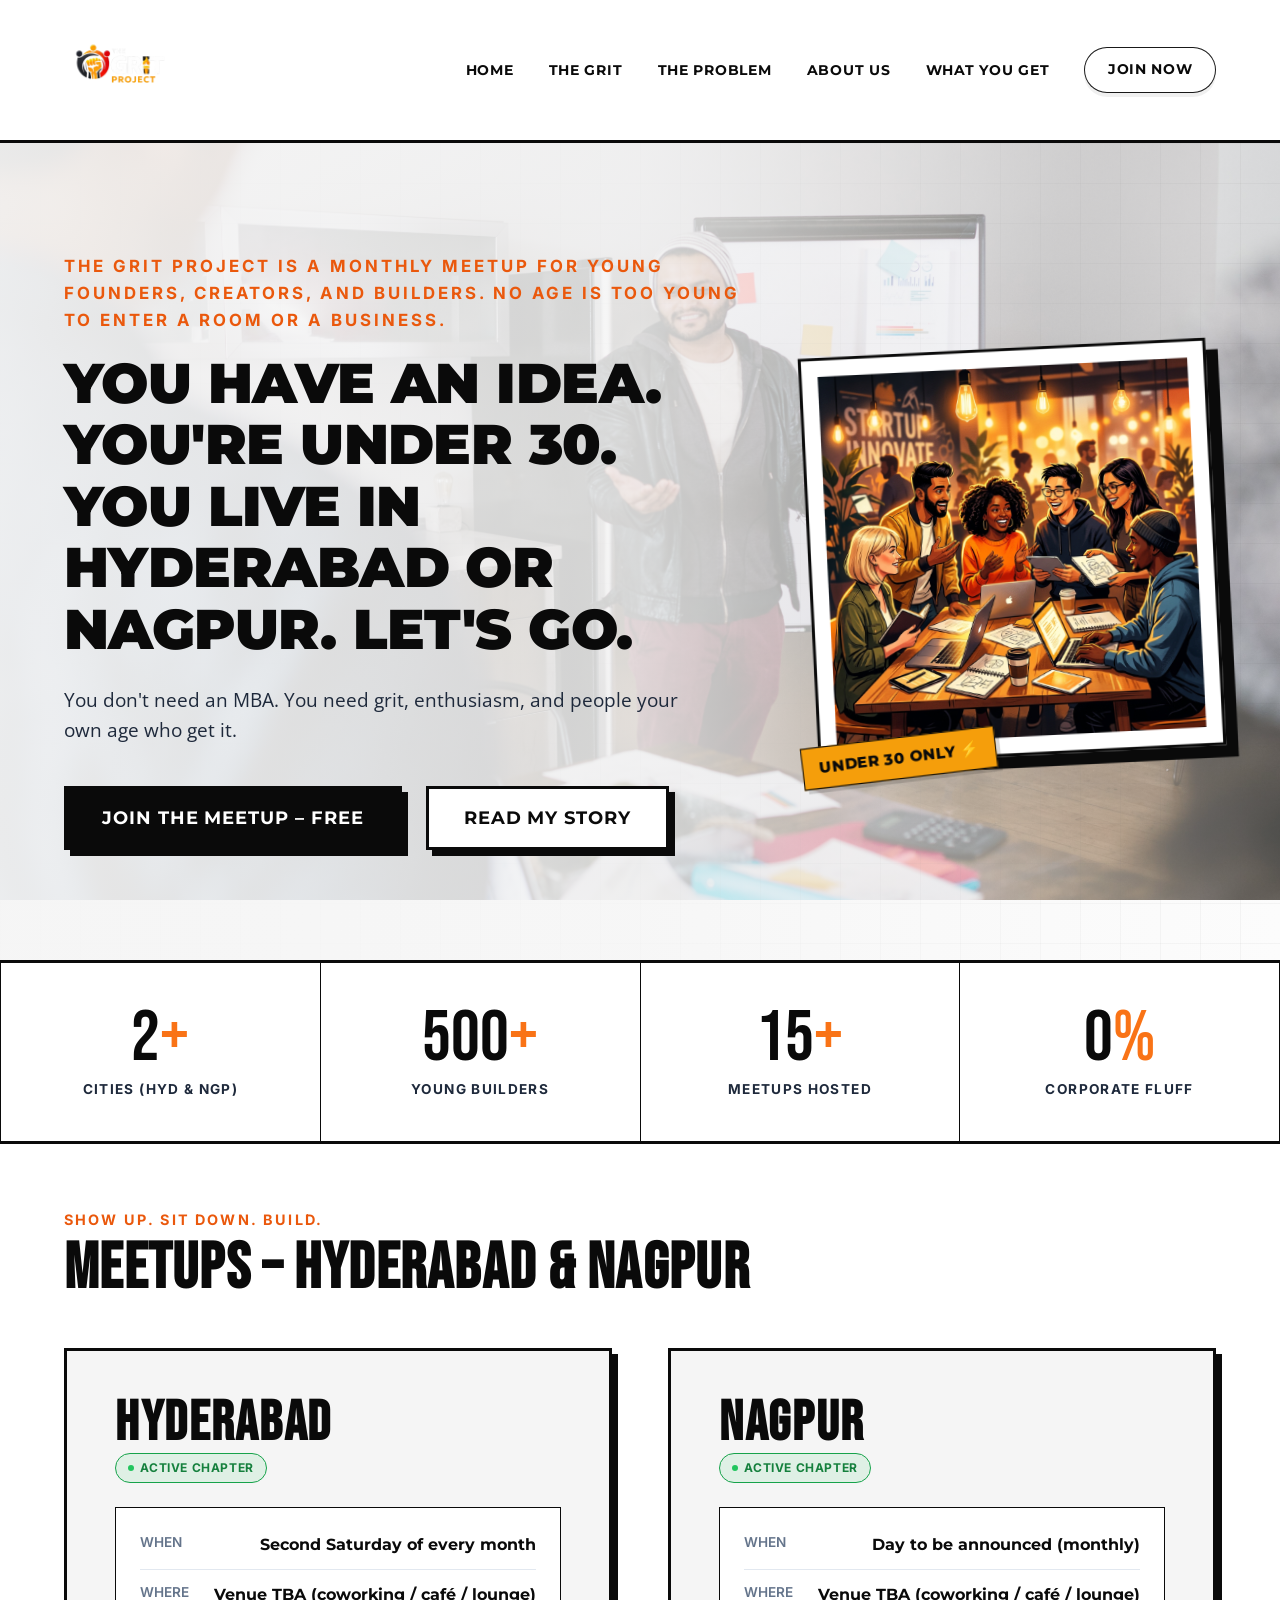
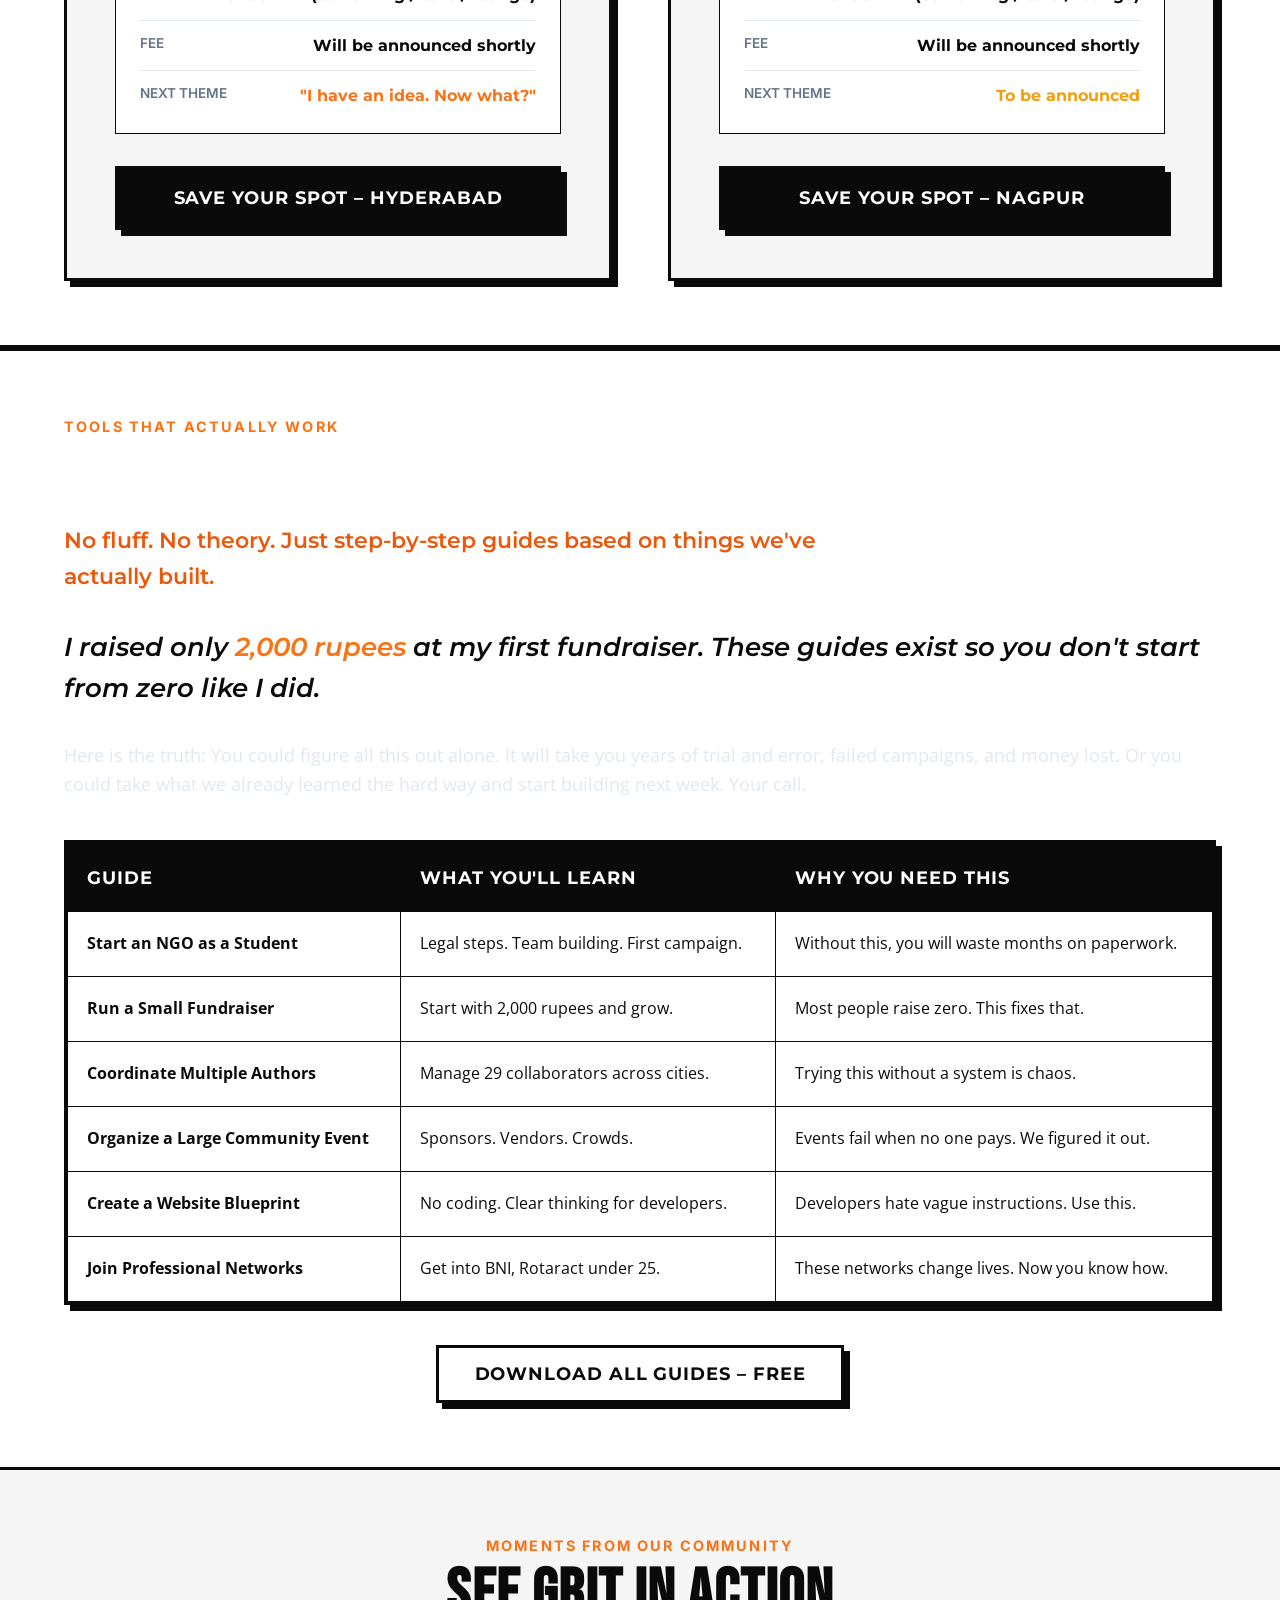
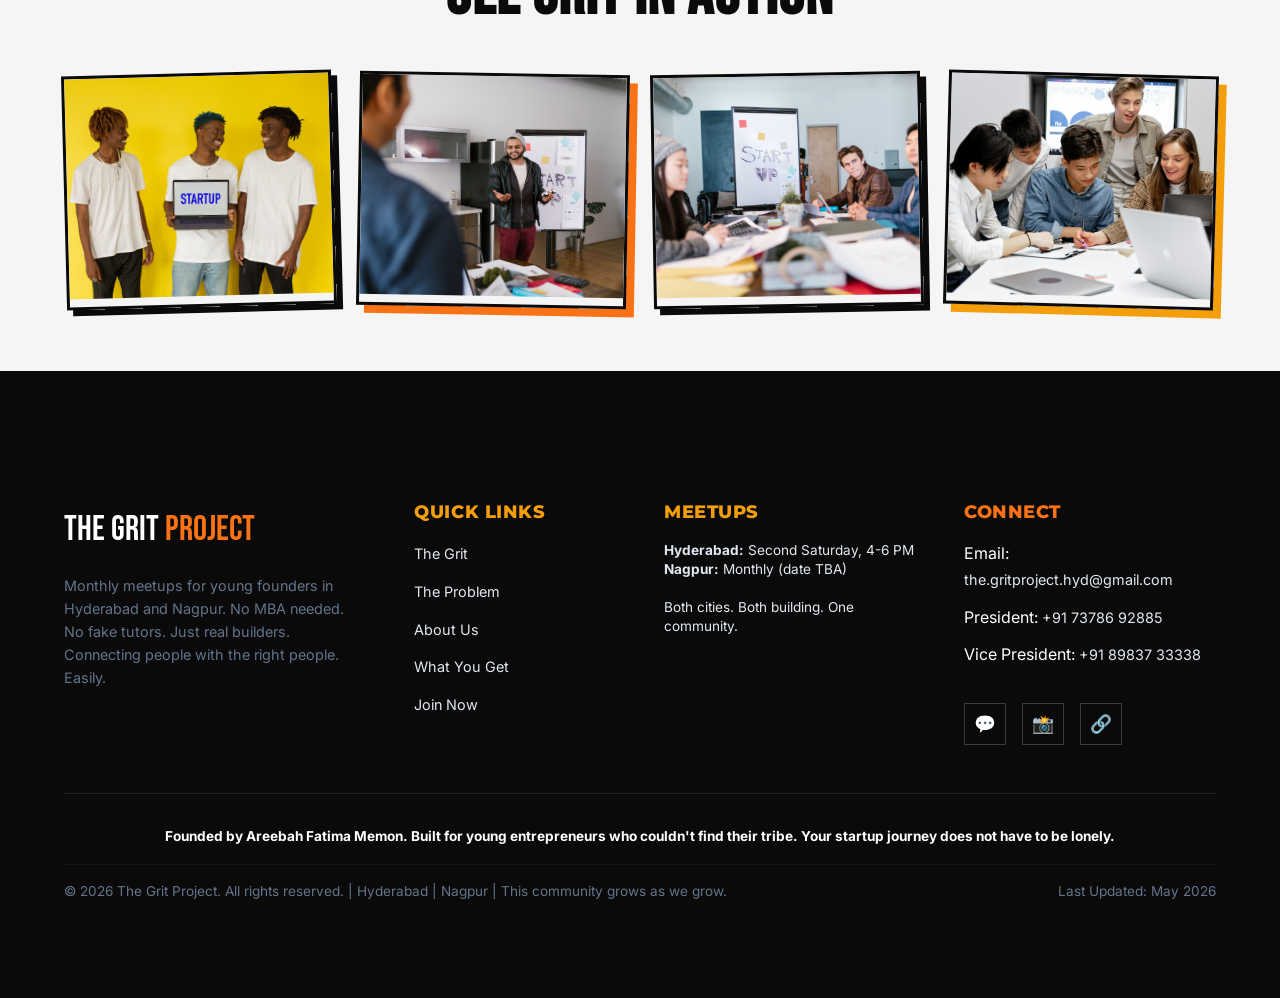
<file: index.html>
<!DOCTYPE html>
<html lang="en">
<head>
  <meta charset="UTF-8">
  <meta name="viewport" content="width=device-width, initial-scale=1.0">
  
  <!-- SEO Keywords -->
  <meta name="keywords" content="The Grit Project, young entrepreneurs Hyderabad, young entrepreneurs Nagpur, startup community Hyderabad, startup community Nagpur, young founders meetup, entrepreneurship for teens and young adults, build your own business young, no MBA needed, young entrepreneur network, startup events Hyderabad, startup events Nagpur, mentorship for young founders, entrepreneurship programs that actually work">
  
  <!-- Meta Description -->
  <meta name="description" content="The Grit Project is a monthly meetup for young founders, creators, and builders under 30. Meetups in Hyderabad and Nagpur. No MBA needed. No fake tutors. Just real entrepreneurs who are actually building. Free to attend. Join now.">
  <meta name="author" content="Areebah Fatima Memon">
  
  <!-- Open Graph Meta Tags for Social Sharing -->
  <meta property="og:title" content="The Grit Project – Young Entrepreneurs Meetup Hyderabad & Nagpur | No MBA Needed">
  <meta property="og:description" content="The Grit Project is a monthly meetup for young founders, creators, and builders under 30. Meetups in Hyderabad and Nagpur. No MBA needed.">
  <meta property="og:image" content="assets/brand-logo-removebg-preview.png">
  <meta property="og:url" content="https://thegritproject.in">
  <meta property="og:type" content="website">

  <!-- Page Title -->
  <title>The Grit Project – Young Entrepreneurs Meetup Hyderabad & Nagpur | No MBA Needed</title>
  
  <!-- CSS Stylesheet -->
  <link rel="stylesheet" href="style.css">
  
  <!-- Favicon -->
  <link rel="icon" type="image/png" href="assets/brand-logo-removebg-preview.png">
</head>
<body>

  <!-- ================= HEADER / NAV ================= -->
  <header class="header-nav" id="header">
    <div class="nav-container">
      <a href="index.html" class="logo-wrapper" aria-label="The Grit Project Home">
        <div class="logo-icon-container">
          <img src="assets/brand-logo-removebg-preview.png" alt="Torch Logo" class="logo-img logo-img-animated">
        </div>
      </a>
      
      <button class="mobile-menu-btn" aria-label="Toggle Navigation Menu" aria-expanded="false">☰</button>
      
      <nav class="nav-links-wrapper">
        <!-- NAVIGATION MENU: Home | The Grit | The Problem | About Us | What You Get | Join Now -->
        <ul class="nav-links">
          <li class="nav-item"><a href="index.html">Home</a></li>
          <li class="nav-item"><a href="grit.html">The Grit</a></li>
          <li class="nav-item"><a href="problem.html">The Problem</a></li>
          <li class="nav-item"><a href="about.html">About Us</a></li>
          <li class="nav-item"><a href="what-we-offer.html">What You Get</a></li>
          <li class="nav-item"><a href="join.html" class="nav-cta">Join Now</a></li>
        </ul>
      </nav>
    </div>
  </header>

  <main>
    <!-- ================= SECTION 1: HOME ================= -->
    <section class="hero" id="home">
      <div class="hero-grid">
        <div class="hero-content">
          <span class="hero-tagline">The Grit Project is a monthly meetup for young founders, creators, and builders. No age is too young to enter a room or a business.</span>
          <h1 class="hero-headline">
            You have an idea. You're under 30. You live in Hyderabad or Nagpur. Let's go.
          </h1>
          <p class="hero-subheadline">
            You don't need an MBA. You need grit, enthusiasm, and people your own age who get it.
          </p>
          <div class="hero-buttons">
            <a href="join.html" class="btn btn-primary hero-btn-primary">JOIN THE MEETUP – FREE</a>
            <a href="about.html" class="btn btn-secondary hero-btn-secondary">Read My Story</a>
          </div>
        </div>
        
        <div class="hero-visual">
          <div class="hero-image-wrapper">
            <img src="assets/grit_meetup_vibe.png" alt="Group photo from a meetup - The Grit Project" class="hero-image">
            <div class="hero-badge">Under 30 Only ⚡</div>
          </div>
        </div>
      </div>
    </section>

    <!-- ================= STATS ROW ================= -->
    <section class="stats-row">
      <div class="stats-grid">
        <div class="stat-card">
          <div class="stat-num">2<span>+</span></div>
          <div class="stat-label">Cities (Hyd & Ngp)</div>
        </div>
        <div class="stat-card">
          <div class="stat-num">500<span>+</span></div>
          <div class="stat-label">Young Builders</div>
        </div>
        <div class="stat-card">
          <div class="stat-num">15<span>+</span></div>
          <div class="stat-label">Meetups Hosted</div>
        </div>
        <div class="stat-card">
          <div class="stat-num">0<span>%</span></div>
          <div class="stat-label">Corporate Fluff</div>
        </div>
      </div>
    </section>

    <!-- ================= SECTION 8: MEETUPS ================= -->
    <section class="chapters-section" id="meetups">
      <div class="container">
        <span class="section-tagline">Show Up. Sit Down. Build.</span>
        <h2 class="section-title">Meetups – Hyderabad & Nagpur</h2>
        
        <div class="chapters-grid">
          <!-- Hyd Card -->
          <div class="chapter-card" id="hyd-chapter">
            <h3 class="chapter-city">Hyderabad</h3>
            <span class="chapter-status">Active Chapter</span>
            
            <div class="meetup-details-box">
              <div class="meetup-detail-row">
                <span class="detail-label">When</span>
                <span class="detail-val">Second Saturday of every month</span>
              </div>
              <div class="meetup-detail-row">
                <span class="detail-label">Where</span>
                <span class="detail-val">Venue TBA (coworking / café / lounge)</span>
              </div>
              <div class="meetup-detail-row">
                <span class="detail-label">Fee</span>
                <span class="detail-val">Will be announced shortly</span>
              </div>
              <div class="meetup-detail-row">
                <span class="detail-label">Next Theme</span>
                <span class="detail-val" style="color: var(--color-torch-orange);">"I have an idea. Now what?"</span>
              </div>
            </div>
            
            <div class="chapter-cta-group">
              <a href="join.html?city=Hyderabad" class="btn btn-primary">Save Your Spot – Hyderabad</a>
            </div>
          </div>
          
          <!-- Ngp Card -->
          <div class="chapter-card" id="ngp-chapter">
            <h3 class="chapter-city">Nagpur</h3>
            <span class="chapter-status">Active Chapter</span>
            
            <div class="meetup-details-box">
              <div class="meetup-detail-row">
                <span class="detail-label">When</span>
                <span class="detail-val">Day to be announced (monthly)</span>
              </div>
              <div class="meetup-detail-row">
                <span class="detail-label">Where</span>
                <span class="detail-val">Venue TBA (coworking / café / lounge)</span>
              </div>
              <div class="meetup-detail-row">
                <span class="detail-label">Fee</span>
                <span class="detail-val">Will be announced shortly</span>
              </div>
              <div class="meetup-detail-row">
                <span class="detail-label">Next Theme</span>
                <span class="detail-val" style="color: var(--color-founder-gold);">To be announced</span>
              </div>
            </div>
            
            <div class="chapter-cta-group">
              <a href="join.html?city=Nagpur" class="btn btn-primary">Save Your Spot – Nagpur</a>
            </div>
          </div>
        </div>
      </div>
    </section>

    <!-- ================= SECTION 9: FREE RESOURCES ================= -->
    <section class="resources-section bg-dark" id="resources">
      <div class="container">
        <span class="section-tagline" style="color: var(--color-torch-orange);">Tools That Actually Work</span>
        <h2 class="section-title">Free Resources</h2>
        <p class="section-subtitle">No fluff. No theory. Just step-by-step guides based on things we've actually built.</p>
        
        <div class="resource-intro-quote">
          I raised only <span style="color: var(--color-torch-orange);">2,000 rupees</span> at my first fundraiser. These guides exist so you don't start from zero like I did.
        </div>

        <p class="general-body-text" style="color: var(--color-gray-light);">
          Here is the truth: You could figure all this out alone. It will take you years of trial and error, failed campaigns, and money lost. Or you could take what we already learned the hard way and start building next week. Your call.
        </p>

        <!-- Resources Table -->
        <div class="neo-table-container">
          <table class="neo-table" style="color: var(--color-black);">
            <thead>
              <tr>
                <th>Guide</th>
                <th>What You'll Learn</th>
                <th>Why You Need This</th>
              </tr>
            </thead>
            <tbody>
              <tr>
                <td><strong>Start an NGO as a Student</strong></td>
                <td>Legal steps. Team building. First campaign.</td>
                <td>Without this, you will waste months on paperwork.</td>
              </tr>
              <tr>
                <td><strong>Run a Small Fundraiser</strong></td>
                <td>Start with 2,000 rupees and grow.</td>
                <td>Most people raise zero. This fixes that.</td>
              </tr>
              <tr>
                <td><strong>Coordinate Multiple Authors</strong></td>
                <td>Manage 29 collaborators across cities.</td>
                <td>Trying this without a system is chaos.</td>
              </tr>
              <tr>
                <td><strong>Organize a Large Community Event</strong></td>
                <td>Sponsors. Vendors. Crowds.</td>
                <td>Events fail when no one pays. We figured it out.</td>
              </tr>
              <tr>
                <td><strong>Create a Website Blueprint</strong></td>
                <td>No coding. Clear thinking for developers.</td>
                <td>Developers hate vague instructions. Use this.</td>
              </tr>
              <tr>
                <td><strong>Join Professional Networks</strong></td>
                <td>Get into BNI, Rotaract under 25.</td>
                <td>These networks change lives. Now you know how.</td>
              </tr>
            </tbody>
          </table>
        </div>

        <div style="text-align: center; margin-top: 2rem;">
          <button class="btn btn-secondary trigger-resource" data-resource-title="All Grit Project Blueprints" data-resource-link="https://docs.google.com/document/d/1Xy_5gPqj06bL0Uv_u9xHjZ5UqVepw7t9xXvK2O/edit?usp=sharing">
            DOWNLOAD ALL GUIDES – FREE
          </button>
        </div>
      </div>
    </section>

    <!-- ================= SECTION 10: COMMUNITY GALLERY ================= -->
    <section style="background-color: var(--color-ivory); border-bottom: var(--border-thick); padding: 4rem var(--spacing-container);">
      <div class="container">
        <div style="text-align: center; margin-bottom: 3rem;">
          <span class="section-tagline" style="color: var(--color-torch-orange);">Moments From Our Community</span>
          <h2 class="section-title" style="margin-top: 0.5rem;">See Grit In Action</h2>
        </div>
        <div style="display: grid; grid-template-columns: repeat(auto-fit, minmax(200px, 1fr)); gap: 1.5rem; max-width: 1200px; margin: 0 auto;">
          <div style="border: var(--border-thick); overflow: hidden; box-shadow: var(--shadow-flat-black); transform: rotate(-1.5deg);">
            <img src="assets/pexels-gabby-k-9431450.jpg.jpeg" alt="Builders collaborating at meetup" style="width: 100%; height: 220px; object-fit: cover;">
          </div>
          <div style="border: var(--border-thick); overflow: hidden; box-shadow: 8px 8px 0px var(--color-torch-orange); transform: rotate(1deg);">
            <img src="assets/pexels-rdne-7413920.jpg.jpeg" alt="Young entrepreneurs networking" style="width: 100%; height: 220px; object-fit: cover;">
          </div>
          <div style="border: var(--border-thick); overflow: hidden; box-shadow: var(--shadow-flat-black); transform: rotate(-1deg);">
            <img src="assets/pexels-rdne-7414216.jpg.jpeg" alt="Team building and collaboration" style="width: 100%; height: 220px; object-fit: cover;">
          </div>
          <div style="border: var(--border-thick); overflow: hidden; box-shadow: 8px 8px 0px var(--color-founder-gold); transform: rotate(1.5deg);">
            <img src="assets/pexels-mikhail-nilov-7988694.jpg.jpeg" alt="Building the future together" style="width: 100%; height: 220px; object-fit: cover;">
          </div>
        </div>
      </div>
    </section>
  </main>

  <!-- ================= SECTION 11: FOOTER ================= -->
  <footer class="footer">
    <div class="container">
      <div class="footer-top">
        <!-- Column 1 - The Grit Project -->
        <div class="footer-brand">
          <div class="footer-logo">The Grit <span>Project</span></div>
          <p class="footer-tagline">
            Monthly meetups for young founders in Hyderabad and Nagpur. No MBA needed. No fake tutors. Just real builders. Connecting people with the right people. Easily.
          </p>
        </div>
        
        <!-- Column 2 - Quick Links -->
        <div class="footer-links-col">
          <h4 class="footer-links-title">Quick Links</h4>
          <ul class="footer-links-list">
            <li><a href="index.html">The Grit</a></li>
            <li><a href="problem.html">The Problem</a></li>
            <li><a href="about.html">About Us</a></li>
            <li><a href="what-we-offer.html">What You Get</a></li>
            <li><a href="join.html">Join Now</a></li>
          </ul>
        </div>
        
        <!-- Column 3 - Meetups -->
        <div class="footer-links-col">
          <h4 class="footer-links-title">Meetups</h4>
          <p class="footer-tagline" style="color: var(--color-gray-light); font-size: 0.85rem; line-height: 1.4;">
            <strong>Hyderabad:</strong> Second Saturday, 4-6 PM<br>
            <strong>Nagpur:</strong> Monthly (date TBA)<br><br>
            Both cities. Both building. One community.
          </p>
        </div>
        
        <!-- Column 4 - Connect -->
        <div class="footer-links-col">
          <h4 class="footer-social-title font-heading">Connect</h4>
          <ul class="footer-links-list" style="margin-bottom: 1rem;">
            <li>Email: <a href="mailto:the.gritproject.hyd@gmail.com" style="text-transform:none;">the.gritproject.hyd@gmail.com</a></li>
            <li>President: <a href="tel:+917378692885" style="text-transform:none;">+91 73786 92885</a></li>
            <li>Vice President: <a href="tel:+918983733338" style="text-transform:none;">+91 89837 33338</a></li>
          </ul>
          <div class="footer-social-icons">
            <a href="https://wa.me/917378692885" class="social-icon-btn" aria-label="WhatsApp Link">💬</a>
            <a href="https://www.instagram.com/thegritproject" class="social-icon-btn" aria-label="Instagram Link">📸</a>
            <a href="https://www.linkedin.com/company/thegritproject" class="social-icon-btn" aria-label="LinkedIn Link">🔗</a>
          </div>
        </div>
      </div>
      
      <!-- Footer Bottom Bar (centered, stacked on mobile) -->
      <div class="footer-bottom">
        <div class="footer-bottom-row-1" style="text-align: center; justify-content: center; width: 100%;">
          <p style="font-weight: 700; color: var(--color-white); text-align: center; width: 100%;">
            Founded by Areebah Fatima Memon. Built for young entrepreneurs who couldn't find their tribe. Your startup journey does not have to be lonely.
          </p>
        </div>
        <div class="footer-bottom-row-2" style="justify-content: space-between; width: 100%;">
          <p>&copy; 2026 The Grit Project. All rights reserved. | Hyderabad | Nagpur | This community grows as we grow.</p>
          <p>Last Updated: May 2026</p>
        </div>
      </div>
    </div>
  </footer>

  <!-- ================= MODALS ================= -->

  <!-- Resource Email Gate Overlay -->
  <div class="modal-overlay" id="resource-modal-overlay" role="dialog" aria-modal="true" aria-labelledby="resource-modal-title">
    <div class="modal-card">
      <button class="modal-close-btn" aria-label="Close Resource Modal">&times;</button>
      <h2 class="form-title" id="resource-modal-title">Unlock Blueprint</h2>
      <p style="font-size: 0.9rem; color: var(--color-gray-muted); margin-bottom: 1.5rem;">
        Enter your details to instantly receive the raw blueprint access link.
      </p>
      <form id="resource-form">
        <div class="form-group">
          <label for="resource-name" class="form-label">Name</label>
          <input type="text" id="resource-name" class="form-control" placeholder="Areebah Fatima Memon" required>
        </div>
        <div class="form-group">
          <label for="resource-email" class="form-label">Email Address</label>
          <input type="email" id="resource-email" class="form-control" placeholder="areebah@thegritproject.in" required>
        </div>
        <button type="submit" class="btn btn-primary form-submit-btn">Unlock Now</button>
      </form>
    </div>
  </div>

  <!-- JavaScript Script -->
  <script src="script.js"></script>
</body>
</html>
</file>
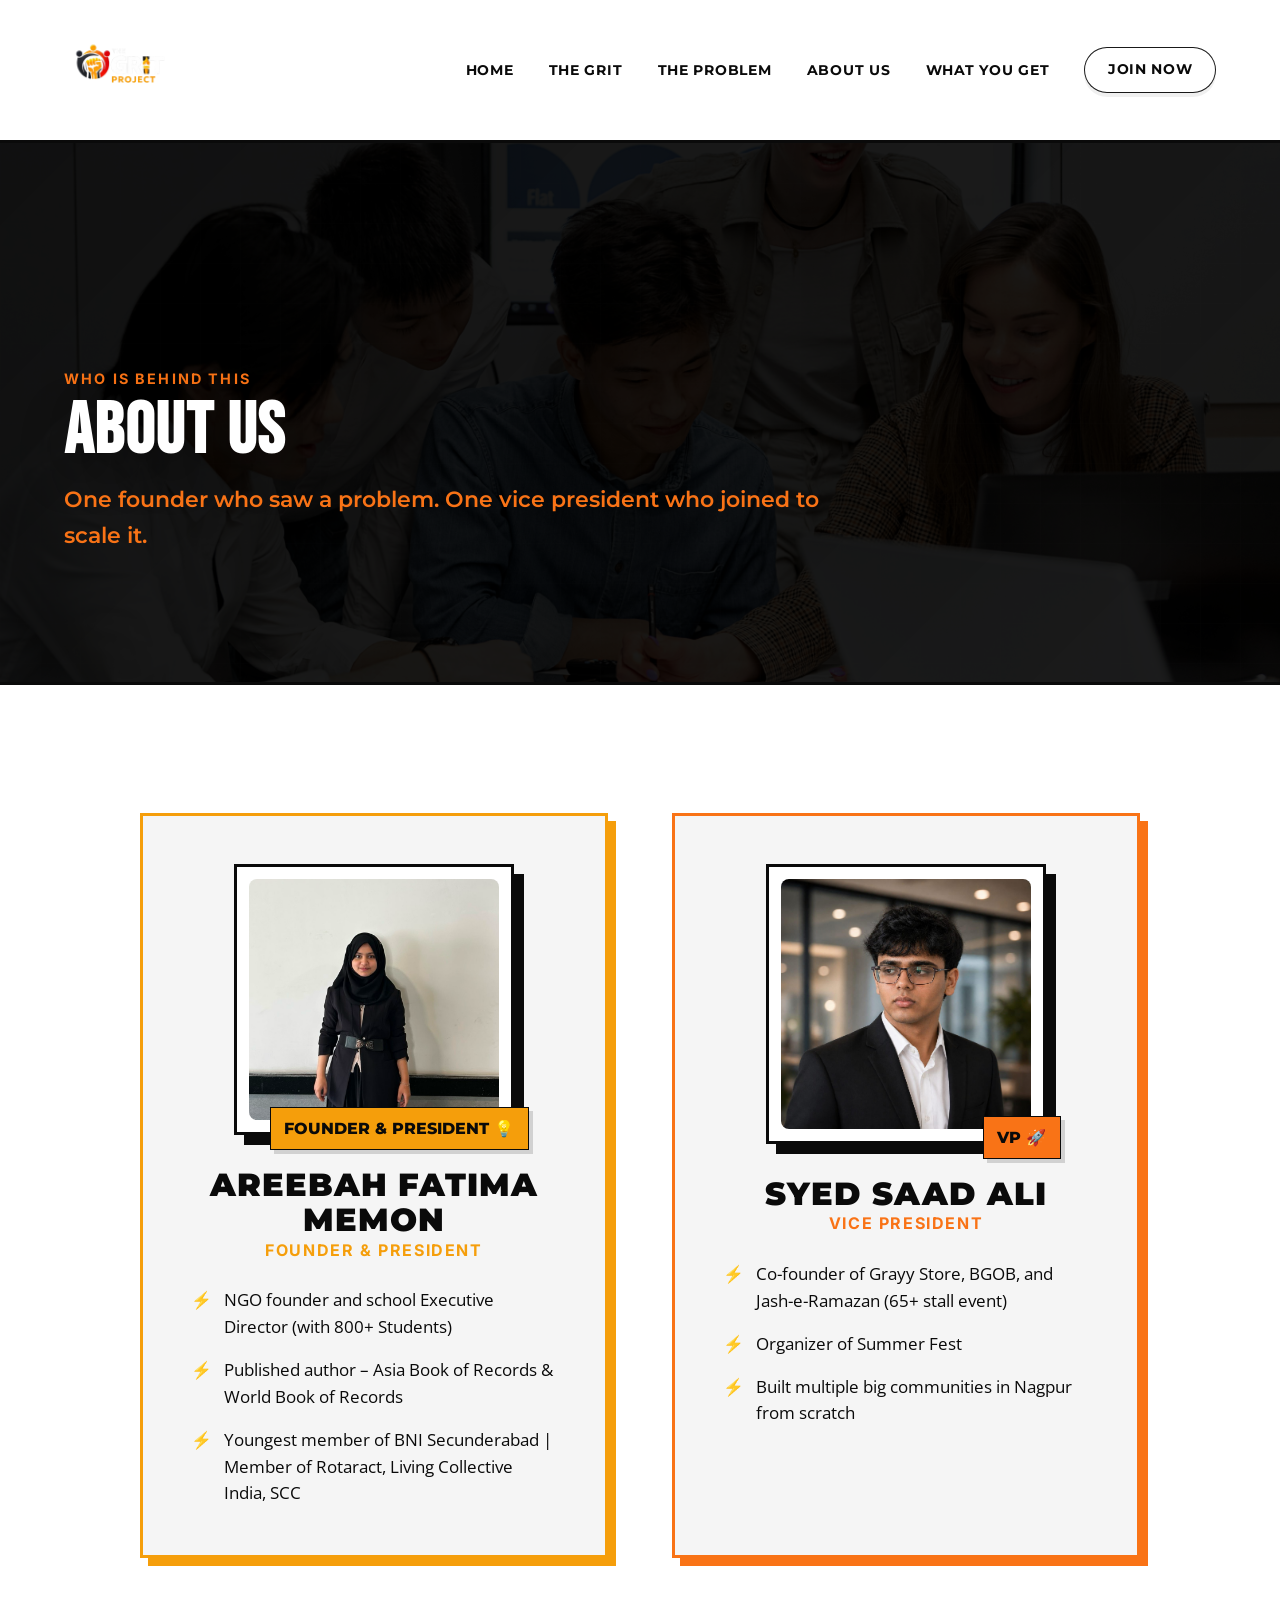
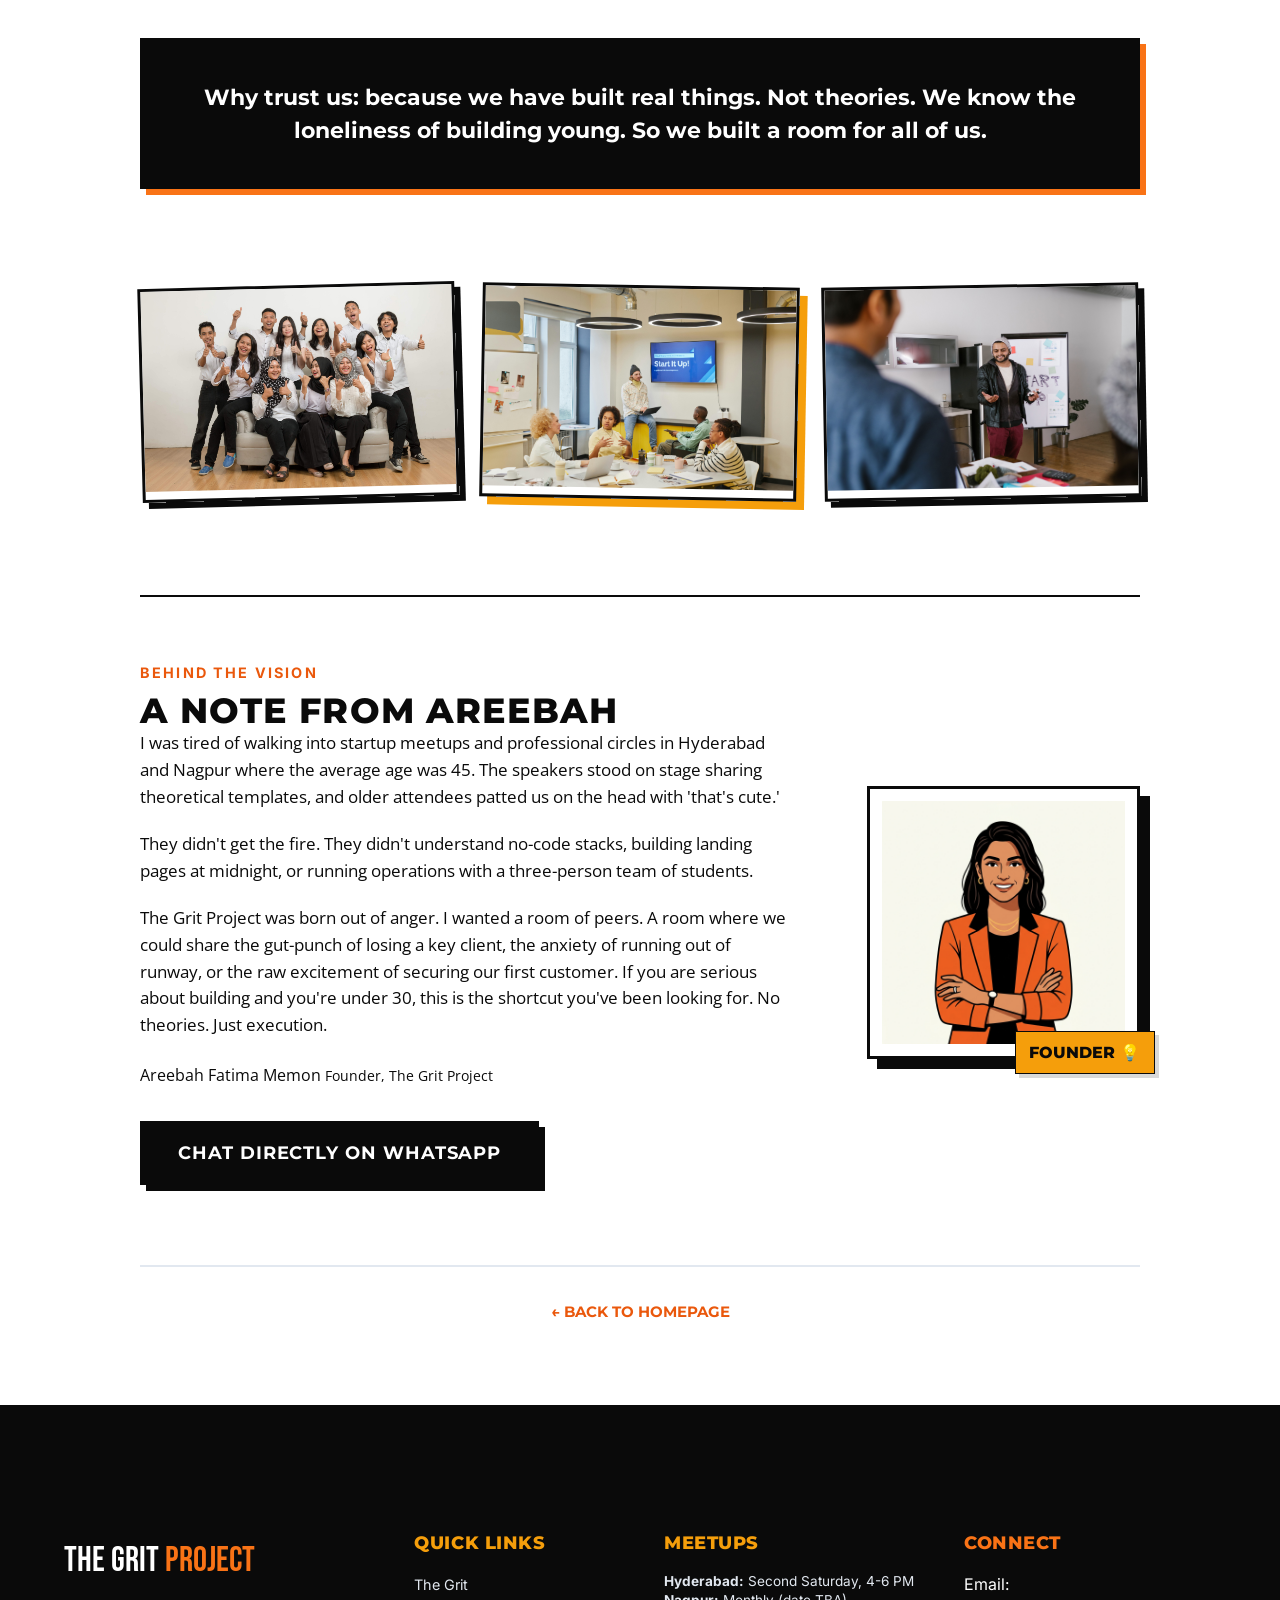
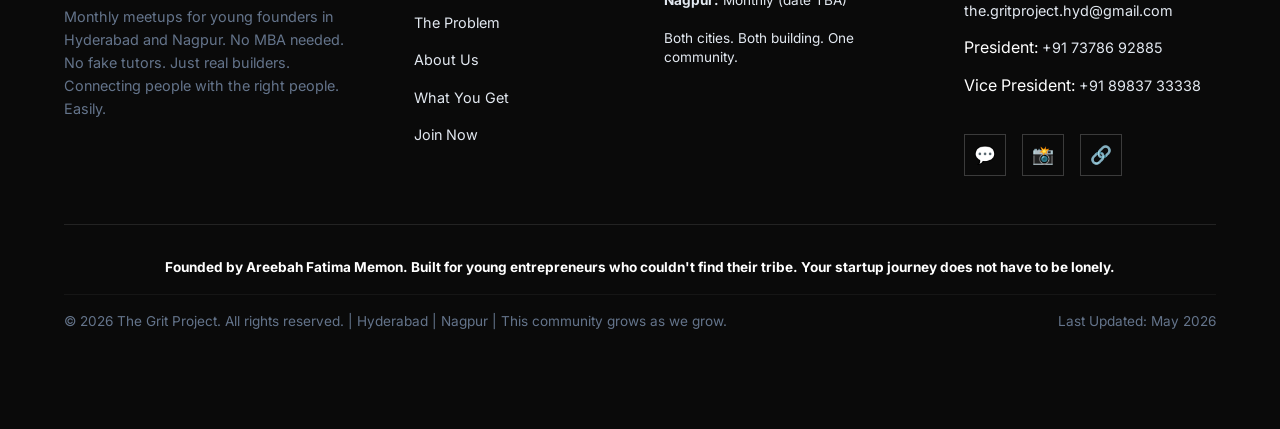
<file: about.html>
<!DOCTYPE html>
<html lang="en">
<head>
  <meta charset="UTF-8">
  <meta name="viewport" content="width=device-width, initial-scale=1.0">
  <meta name="description" content="About the team behind The Grit Project. Learn more about Areebah Fatima Memon (Founder) and Syed Saad Ali (VP) and read Areebah's personal letter to young builders.">
  <title>About Us – Meet the Team | The Grit Project</title>
  <link rel="stylesheet" href="style.css">
  <link rel="icon" type="image/png" href="assets/brand-logo-removebg-preview.png">
</head>
<body>

  <!-- ================= HEADER / NAV ================= -->
  <header class="header-nav" id="header">
    <div class="nav-container">
      <a href="index.html" class="logo-wrapper" aria-label="The Grit Project Home">
        <div class="logo-icon-container">
          <img src="assets/brand-logo-removebg-preview.png" alt="Torch Logo" class="logo-img logo-img-animated">
        </div>
      </a>
      
      <button class="mobile-menu-btn" aria-label="Toggle Navigation Menu" aria-expanded="false">☰</button>
      
      <nav class="nav-links-wrapper">
        <ul class="nav-links">
          <li class="nav-item"><a href="index.html">Home</a></li>
          <li class="nav-item"><a href="grit.html">The Grit</a></li>
          <li class="nav-item"><a href="problem.html">The Problem</a></li>
          <li class="nav-item"><a href="about.html">About Us</a></li>
          <li class="nav-item"><a href="what-we-offer.html">What You Get</a></li>
          <li class="nav-item"><a href="join.html" class="nav-cta">Join Now</a></li>
        </ul>
      </nav>
    </div>
  </header>

  <!-- ================= PAGE HEADER ================= -->
  <header class="page-header">
    <div class="container">
      <span class="section-tagline" style="color: var(--color-torch-orange);">Who Is Behind This</span>
      <h1 class="section-title">About Us</h1>
      <p class="section-subtitle">One founder who saw a problem. One vice president who joined to scale it.</p>
    </div>
  </header>

  <main>
    <div class="subpage-container" style="max-width: 1000px;">
      
      <!-- Bios Grid -->
      <div class="about-bios-grid" style="margin-bottom: 5rem;">
        <!-- Bios Card Areebah with Image -->
        <div class="bio-card" style="border-color: var(--color-founder-gold); box-shadow: 8px 8px 0px var(--color-founder-gold); display: flex; flex-direction: column; align-items: center; text-align: center;">
          <div class="personal-img-wrapper" style="margin-bottom: 2rem; max-width: 280px;">
            <img src="assets/Founder _Areebah Fatima Memon - Copy.PNG" alt="Areebah Fatima Memon - Founder and President of The Grit Project" class="hero-image" style="border-radius: 8px;">
            <div class="personal-badge" style="background-color: var(--color-founder-gold);">Founder & President 💡</div>
          </div>
          <h3 class="bio-name">Areebah Fatima Memon</h3>
          <span class="bio-role" style="color: var(--color-founder-gold);">Founder & President</span>
          <ul class="bio-bullets" style="text-align: left; align-items: flex-start;">
            <li class="bio-bullet">NGO founder and school Executive Director (with 800+ Students)</li>
            <li class="bio-bullet">Published author – Asia Book of Records & World Book of Records</li>
            <li class="bio-bullet">Youngest member of BNI Secunderabad | Member of Rotaract, Living Collective India, SCC</li>
          </ul>
        </div>
        
        <!-- Bios Card Saad with Image -->
        <div class="bio-card" style="border-color: var(--color-torch-orange); box-shadow: 8px 8px 0px var(--color-torch-orange); display: flex; flex-direction: column; align-items: center; text-align: center;">
          <div class="personal-img-wrapper" style="margin-bottom: 2rem; max-width: 280px;">
            <img src="assets/Vice President _Syed Saad Ali - Copy.jpeg" alt="Syed Saad Ali - Vice President of The Grit Project" class="hero-image" style="border-radius: 8px;">
            <div class="personal-badge" style="background-color: var(--color-torch-orange);">VP 🚀</div>
          </div>
          <h3 class="bio-name">Syed Saad Ali</h3>
          <span class="bio-role" style="color: var(--color-torch-orange);">Vice President</span>
          <ul class="bio-bullets" style="text-align: left; align-items: flex-start;">
            <li class="bio-bullet">Co-founder of Grayy Store, BGOB, and Jash-e-Ramazan (65+ stall event)</li>
            <li class="bio-bullet">Organizer of Summer Fest</li>
            <li class="bio-bullet">Built multiple big communities in Nagpur from scratch</li>
          </ul>
        </div>
      </div>

      <div style="margin: 4rem 0; text-align: center; background-color: var(--color-black); color: var(--color-white); padding: 2.5rem; border: var(--border-thick); box-shadow: var(--shadow-flat-orange);">
        <p style="font-family: var(--font-heading); font-size: 1.35rem; font-weight: 700; line-height: 1.5;">
          Why trust us: because we have built real things. Not theories. We know the loneliness of building young. So we built a room for all of us.
        </p>
      </div>

      <!-- Gallery: Community & Building -->
      <section style="margin: 4rem 0; padding: 2rem 0;">
        <div style="display: grid; grid-template-columns: repeat(3, 1fr); gap: 1.5rem;">
          <div style="border: var(--border-thick); overflow: hidden; box-shadow: var(--shadow-flat-black); transform: rotate(-1.5deg); transition: all 0.3s ease;" onmouseover="this.style.transform='rotate(0deg) scale(1.05)';" onmouseout="this.style.transform='rotate(-1.5deg) scale(1)';">
            <img src="assets/pexels-muhammad-nashrullah-980011-30577483.jpg.jpeg" alt="Entrepreneurship journey" style="width: 100%; height: 200px; object-fit: cover;">
          </div>
          <div style="border: var(--border-thick); overflow: hidden; box-shadow: 8px 8px 0px var(--color-founder-gold); transform: rotate(1deg);">
            <img src="assets/pexels-moe-magners-7495615 (1).jpg - Copy.jpeg" alt="Team building at Grit Project" style="width: 100%; height: 200px; object-fit: cover;">
          </div>
          <div style="border: var(--border-thick); overflow: hidden; box-shadow: var(--shadow-flat-black); transform: rotate(-1deg); transition: all 0.3s ease;" onmouseover="this.style.transform='rotate(0deg) scale(1.05)';" onmouseout="this.style.transform='rotate(-1deg) scale(1)';">
            <img src="assets/pexels-rdne-7413920.jpg.jpeg" alt="Young professionals connecting" style="width: 100%; height: 200px; object-fit: cover;">
          </div>
        </div>
      </section>

      <!-- Note from Areebah with Portrait -->
      <section class="story-section-personal" id="areebah-note" style="border-top: 2px solid var(--color-black); padding-top: 4rem;">
        <div class="story-personal-grid">
          <div class="personal-content">
            <span class="section-tagline">Behind The Vision</span>
            <h2 class="personal-title" style="font-size: 2.2rem;">A Note From Areebah</h2>
            <p class="personal-text" style="font-size: 1.05rem; margin-bottom: 1.25rem;">
              I was tired of walking into startup meetups and professional circles in Hyderabad and Nagpur where the average age was 45. The speakers stood on stage sharing theoretical templates, and older attendees patted us on the head with 'that's cute.'
            </p>
            <p class="personal-text" style="font-size: 1.05rem; margin-bottom: 1.25rem;">
              They didn't get the fire. They didn't understand no-code stacks, building landing pages at midnight, or running operations with a three-person team of students.
            </p>
            <p class="personal-text" style="font-size: 1.05rem; margin-bottom: 1.5rem;">
              The Grit Project was born out of anger. I wanted a room of peers. A room where we could share the gut-punch of losing a key client, the anxiety of running out of runway, or the raw excitement of securing our first customer. If you are serious about building and you're under 30, this is the shortcut you've been looking for. No theories. Just execution.
            </p>
            <div class="personal-signature">
              Areebah Fatima Memon
              <span style="font-weight: normal; font-size: 0.85rem;">Founder, The Grit Project</span>
            </div>
            <div style="margin-top: 2rem;">
              <a href="https://wa.me/917378692885?text=Hey%20Areebah!%20Read%20your%20story%20on%20The%20Grit%20Project%20site.%20I'd%20love%20to%20chat%20about%20building%20something." 
                 target="_blank" 
                 class="btn btn-primary">
                Chat Directly on WhatsApp
              </a>
            </div>
          </div>
          
          <div class="personal-visual">
            <div class="personal-img-wrapper">
              <img src="assets/areebah_memon_portrait.png" alt="Areebah Fatima Memon - Founder of The Grit Project" class="hero-image">
              <div class="personal-badge">Founder 💡</div>
            </div>
          </div>
        </div>
      </section>

      <div class="back-home-wrapper" style="text-align: center; margin-top: 5rem;">
        <a href="index.html" class="back-home-link">← Back to Homepage</a>
      </div>
    </div>
  </main>

  <!-- ================= FOOTER ================= -->
  <footer class="footer">
    <div class="container">
      <div class="footer-top">
        <div class="footer-brand">
          <div class="footer-logo">The Grit <span>Project</span></div>
          <p class="footer-tagline">
            Monthly meetups for young founders in Hyderabad and Nagpur. No MBA needed. No fake tutors. Just real builders. Connecting people with the right people. Easily.
          </p>
        </div>
        
        <div class="footer-links-col">
          <h4 class="footer-links-title">Quick Links</h4>
          <ul class="footer-links-list">
            <li><a href="index.html">The Grit</a></li>
            <li><a href="problem.html">The Problem</a></li>
            <li><a href="about.html">About Us</a></li>
            <li><a href="what-we-offer.html">What You Get</a></li>
            <li><a href="join.html">Join Now</a></li>
          </ul>
        </div>
        
        <div class="footer-links-col">
          <h4 class="footer-links-title">Meetups</h4>
          <p class="footer-tagline" style="color: var(--color-gray-light); font-size: 0.85rem; line-height: 1.4;">
            <strong>Hyderabad:</strong> Second Saturday, 4-6 PM<br>
            <strong>Nagpur:</strong> Monthly (date TBA)<br><br>
            Both cities. Both building. One community.
          </p>
        </div>
        
        <div class="footer-links-col">
          <h4 class="footer-social-title font-heading">Connect</h4>
          <ul class="footer-links-list" style="margin-bottom: 1rem;">
            <li>Email: <a href="mailto:the.gritproject.hyd@gmail.com" style="text-transform:none;">the.gritproject.hyd@gmail.com</a></li>
            <li>President: <a href="tel:+917378692885" style="text-transform:none;">+91 73786 92885</a></li>
            <li>Vice President: <a href="tel:+918983733338" style="text-transform:none;">+91 89837 33338</a></li>
          </ul>
          <div class="footer-social-icons">
            <a href="https://wa.me/917378692885" class="social-icon-btn" aria-label="WhatsApp Link">💬</a>
            <a href="https://www.instagram.com/thegritproject" class="social-icon-btn" aria-label="Instagram Link">📸</a>
            <a href="https://www.linkedin.com/company/thegritproject" class="social-icon-btn" aria-label="LinkedIn Link">🔗</a>
          </div>
        </div>
      </div>
      
      <div class="footer-bottom">
        <div class="footer-bottom-row-1" style="text-align: center; justify-content: center; width: 100%;">
          <p style="font-weight: 700; color: var(--color-white); text-align: center; width: 100%;">
            Founded by Areebah Fatima Memon. Built for young entrepreneurs who couldn't find their tribe. Your startup journey does not have to be lonely.
          </p>
        </div>
        <div class="footer-bottom-row-2" style="justify-content: space-between; width: 100%;">
          <p>&copy; 2026 The Grit Project. All rights reserved. | Hyderabad | Nagpur | This community grows as we grow.</p>
          <p>Last Updated: May 2026</p>
        </div>
      </div>
    </div>
  </footer>

  <script src="script.js"></script>
</body>
</html>
</file>
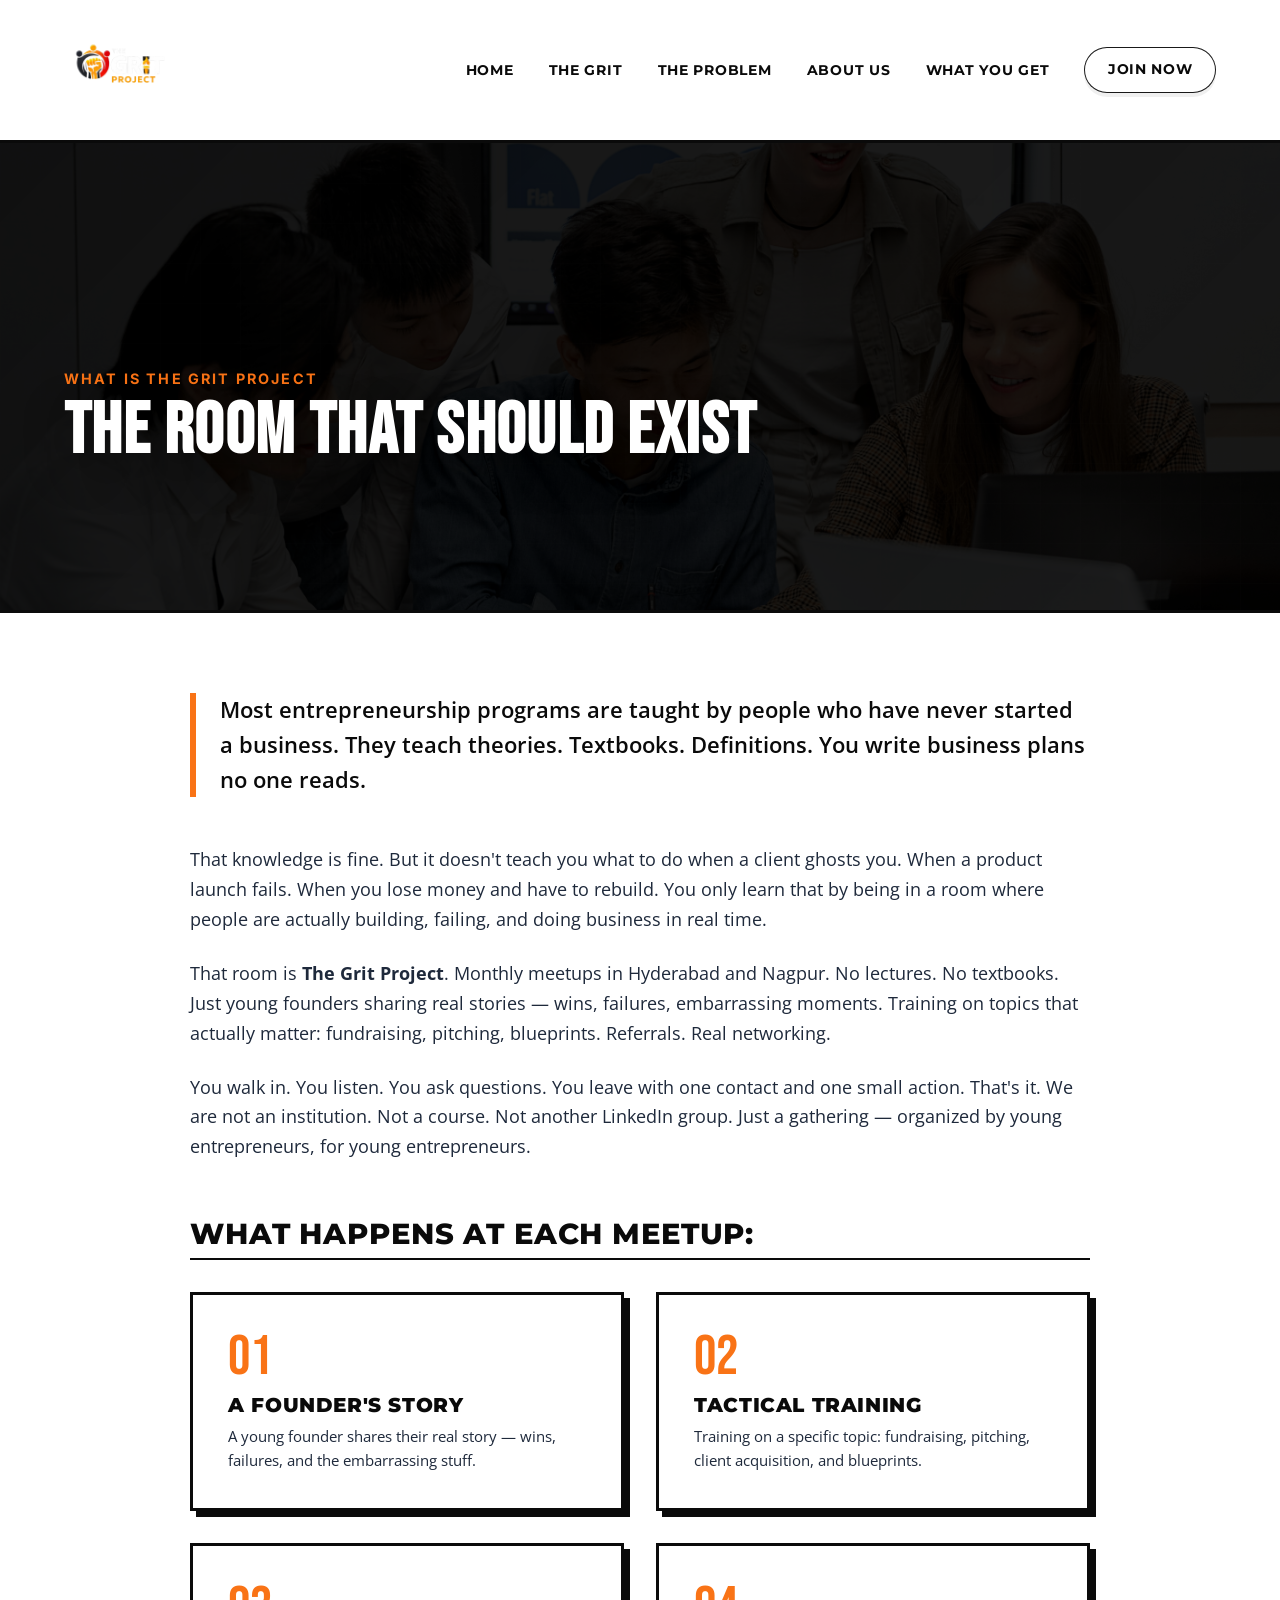
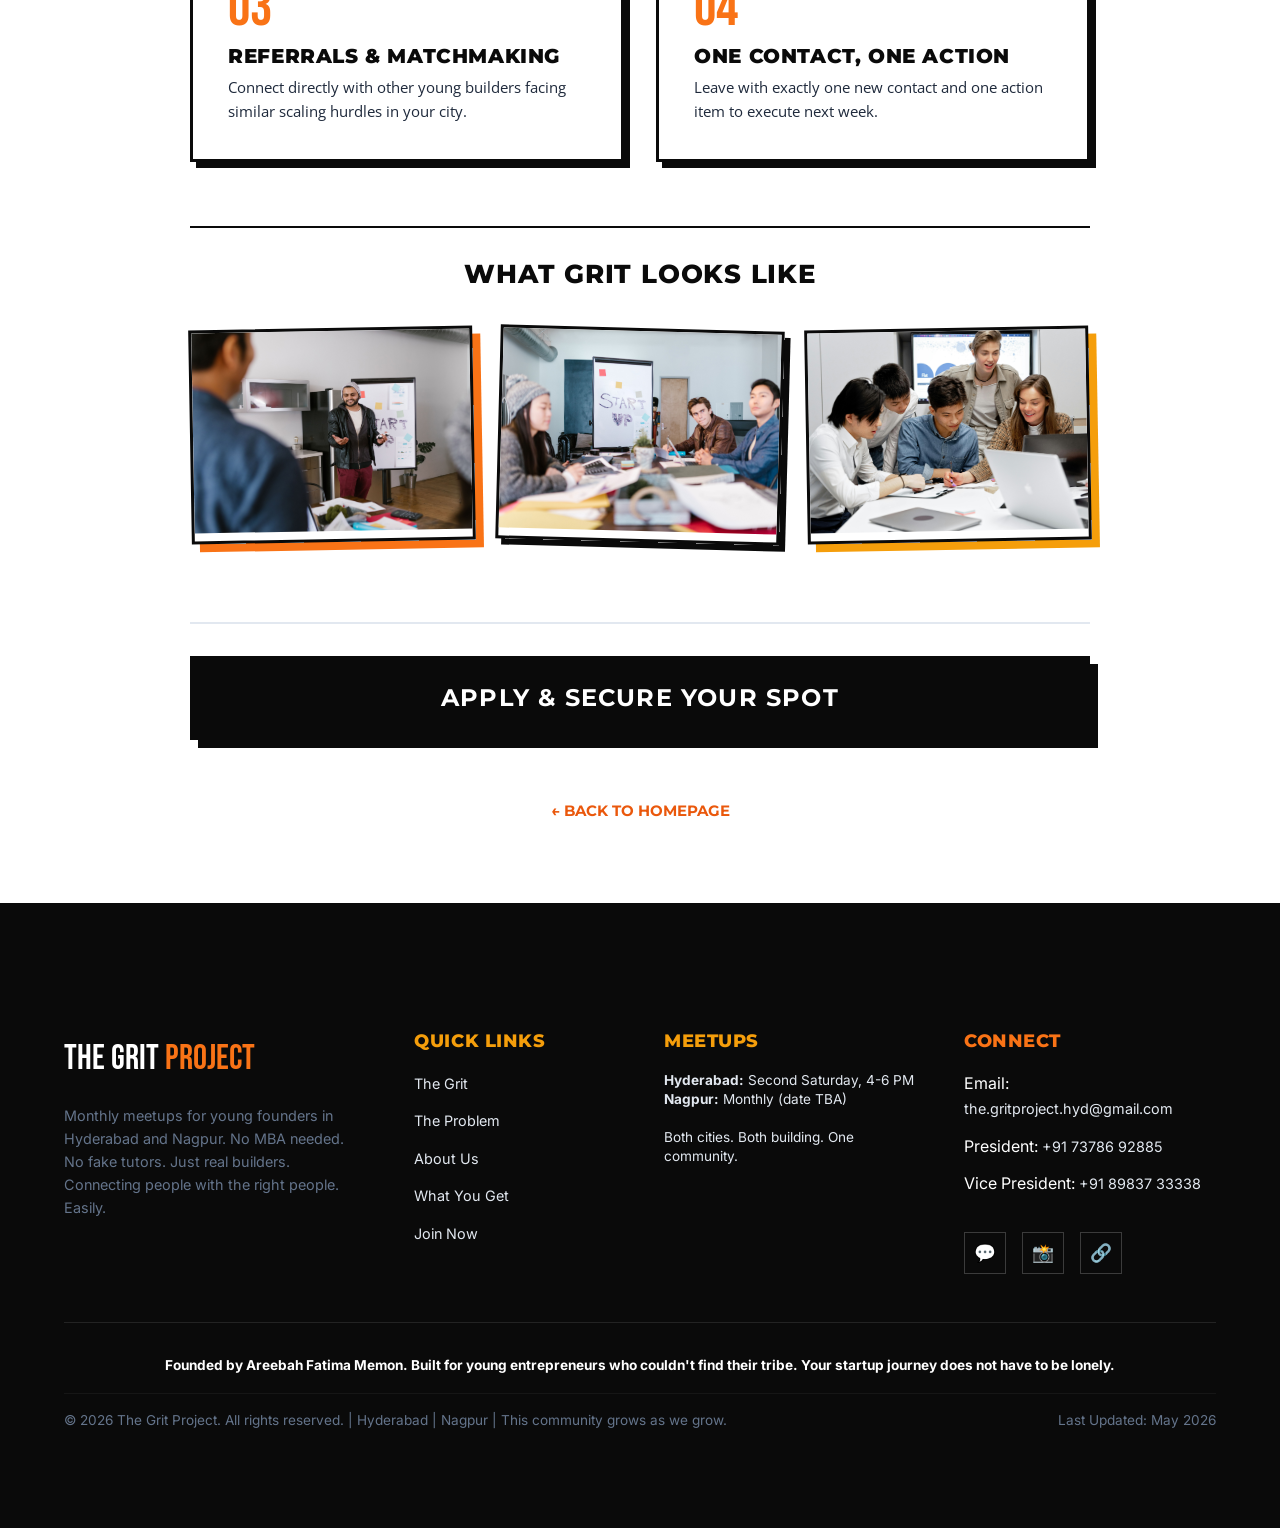
<file: grit.html>
<!DOCTYPE html>
<html lang="en">
<head>
  <meta charset="UTF-8">
  <meta name="viewport" content="width=device-width, initial-scale=1.0">
  <meta name="description" content="What is The Grit Project. Monthly, no-theory meetups for young founders in Hyderabad and Nagpur under 30. No lectures, no textbook plans.">
  <title>The Grit – The Room That Should Exist | The Grit Project</title>
  <link rel="stylesheet" href="style.css">
  <link rel="icon" type="image/png" href="assets/brand-logo-removebg-preview.png">
</head>
<body>

  <!-- ================= HEADER / NAV ================= -->
  <header class="header-nav" id="header">
    <div class="nav-container">
      <a href="index.html" class="logo-wrapper" aria-label="The Grit Project Home">
        <div class="logo-icon-container">
          <img src="assets/brand-logo-removebg-preview.png" alt="Torch Logo" class="logo-img logo-img-animated">
        </div>
      </a>
      
      <button class="mobile-menu-btn" aria-label="Toggle Navigation Menu" aria-expanded="false">☰</button>
      
      <nav class="nav-links-wrapper">
        <ul class="nav-links">
          <li class="nav-item"><a href="index.html">Home</a></li>
          <li class="nav-item"><a href="grit.html">The Grit</a></li>
          <li class="nav-item"><a href="problem.html">The Problem</a></li>
          <li class="nav-item"><a href="about.html">About Us</a></li>
          <li class="nav-item"><a href="what-we-offer.html">What You Get</a></li>
          <li class="nav-item"><a href="join.html" class="nav-cta">Join Now</a></li>
        </ul>
      </nav>
    </div>
  </header>

  <!-- ================= PAGE HEADER ================= -->
  <header class="page-header">
    <div class="container">
      <span class="section-tagline" style="color: var(--color-torch-orange);">What Is The Grit Project</span>
      <h1 class="section-title">The Room That Should Exist</h1>
    </div>
  </header>

  <main>
    <div class="subpage-container">
      <div class="subpage-intro">
        Most entrepreneurship programs are taught by people who have never started a business. They teach theories. Textbooks. Definitions. You write business plans no one reads.
      </div>
      
      <div class="general-body-text">
        <p class="general-body-text">
          That knowledge is fine. But it doesn't teach you what to do when a client ghosts you. When a product launch fails. When you lose money and have to rebuild. You only learn that by being in a room where people are actually building, failing, and doing business in real time.
        </p>
        <p class="general-body-text">
          That room is <strong>The Grit Project</strong>. Monthly meetups in Hyderabad and Nagpur. No lectures. No textbooks. Just young founders sharing real stories — wins, failures, embarrassing moments. Training on topics that actually matter: fundraising, pitching, blueprints. Referrals. Real networking.
        </p>
        <p class="general-body-text">
          You walk in. You listen. You ask questions. You leave with one contact and one small action. That's it. We are not an institution. Not a course. Not another LinkedIn group. Just a gathering — organized by young entrepreneurs, for young entrepreneurs.
        </p>
      </div>

      <div style="margin-top: 3.5rem;">
        <h3 style="font-family: var(--font-heading); font-size: 1.8rem; margin-bottom: 2rem; border-bottom: 2px solid var(--color-black); padding-bottom: 0.5rem; text-transform: uppercase;">What happens at each meetup:</h3>
        
        <div class="meetup-steps-grid">
          <!-- Card 1 -->
          <div class="step-card">
            <span class="step-num">01</span>
            <h4 style="font-family: var(--font-heading); font-size: 1.25rem; font-weight: 850; margin-bottom: 0.5rem; color: var(--color-black);">A Founder's Story</h4>
            <p style="font-family: var(--font-body); font-size: 0.95rem; color: var(--color-gray-dark); margin: 0;">A young founder shares their real story — wins, failures, and the embarrassing stuff.</p>
          </div>
          
          <!-- Card 2 -->
          <div class="step-card">
            <span class="step-num">02</span>
            <h4 style="font-family: var(--font-heading); font-size: 1.25rem; font-weight: 850; margin-bottom: 0.5rem; color: var(--color-black);">Tactical Training</h4>
            <p style="font-family: var(--font-body); font-size: 0.95rem; color: var(--color-gray-dark); margin: 0;">Training on a specific topic: fundraising, pitching, client acquisition, and blueprints.</p>
          </div>
          
          <!-- Card 3 -->
          <div class="step-card">
            <span class="step-num">03</span>
            <h4 style="font-family: var(--font-heading); font-size: 1.25rem; font-weight: 850; margin-bottom: 0.5rem; color: var(--color-black);">Referrals & Matchmaking</h4>
            <p style="font-family: var(--font-body); font-size: 0.95rem; color: var(--color-gray-dark); margin: 0;">Connect directly with other young builders facing similar scaling hurdles in your city.</p>
          </div>
          
          <!-- Card 4 -->
          <div class="step-card">
            <span class="step-num">04</span>
            <h4 style="font-family: var(--font-heading); font-size: 1.25rem; font-weight: 850; margin-bottom: 0.5rem; color: var(--color-black);">One Contact, One Action</h4>
            <p style="font-family: var(--font-body); font-size: 0.95rem; color: var(--color-gray-dark); margin: 0;">Leave with exactly one new contact and one action item to execute next week.</p>
          </div>
        </div>
      </div>

      <!-- Gallery: The Grit in Action -->
      <section style="margin: 4rem 0; padding-top: 2rem; border-top: 2px solid var(--color-black);">
        <h3 style="font-family: var(--font-heading); font-size: 1.6rem; text-align: center; margin-bottom: 2.5rem; text-transform: uppercase;">What Grit Looks Like</h3>
        <div style="display: grid; grid-template-columns: repeat(auto-fit, minmax(200px, 1fr)); gap: 1.5rem;">
          <div style="border: var(--border-thick); overflow: hidden; box-shadow: 8px 8px 0px var(--color-torch-orange); transform: rotate(-1deg);">
            <img src="assets/pexels-rdne-7413920.jpg.jpeg" alt="Grit in action - Focus and determination" style="width: 100%; height: 200px; object-fit: cover;">
          </div>
          <div style="border: var(--border-thick); overflow: hidden; box-shadow: var(--shadow-flat-black); transform: rotate(1.5deg);">
            <img src="assets/pexels-rdne-7414216.jpg.jpeg" alt="Working together towards goals" style="width: 100%; height: 200px; object-fit: cover;">
          </div>
          <div style="border: var(--border-thick); overflow: hidden; box-shadow: 8px 8px 0px var(--color-founder-gold); transform: rotate(-1deg);">
            <img src="assets/pexels-mikhail-nilov-7988694.jpg.jpeg" alt="Building with purpose" style="width: 100%; height: 200px; object-fit: cover;">
          </div>
        </div>
      </section>

      <div class="back-home-wrapper" style="text-align: center; margin-top: 5rem;">
        <a href="join.html" class="btn btn-primary btn-mega" style="margin-bottom: 2rem; display: block;">Apply & Secure Your Spot</a>
        <br>
        <a href="index.html" class="back-home-link">← Back to Homepage</a>
      </div>
    </div>
  </main>

  <!-- ================= FOOTER ================= -->
  <footer class="footer">
    <div class="container">
      <div class="footer-top">
        <div class="footer-brand">
          <div class="footer-logo">The Grit <span>Project</span></div>
          <p class="footer-tagline">
            Monthly meetups for young founders in Hyderabad and Nagpur. No MBA needed. No fake tutors. Just real builders. Connecting people with the right people. Easily.
          </p>
        </div>
        
        <div class="footer-links-col">
          <h4 class="footer-links-title">Quick Links</h4>
          <ul class="footer-links-list">
            <li><a href="index.html">The Grit</a></li>
            <li><a href="problem.html">The Problem</a></li>
            <li><a href="about.html">About Us</a></li>
            <li><a href="what-we-offer.html">What You Get</a></li>
            <li><a href="join.html">Join Now</a></li>
          </ul>
        </div>
        
        <div class="footer-links-col">
          <h4 class="footer-links-title">Meetups</h4>
          <p class="footer-tagline" style="color: var(--color-gray-light); font-size: 0.85rem; line-height: 1.4;">
            <strong>Hyderabad:</strong> Second Saturday, 4-6 PM<br>
            <strong>Nagpur:</strong> Monthly (date TBA)<br><br>
            Both cities. Both building. One community.
          </p>
        </div>
        
        <div class="footer-links-col">
          <h4 class="footer-social-title font-heading">Connect</h4>
          <ul class="footer-links-list" style="margin-bottom: 1rem;">
            <li>Email: <a href="mailto:the.gritproject.hyd@gmail.com" style="text-transform:none;">the.gritproject.hyd@gmail.com</a></li>
            <li>President: <a href="tel:+917378692885" style="text-transform:none;">+91 73786 92885</a></li>
            <li>Vice President: <a href="tel:+918983733338" style="text-transform:none;">+91 89837 33338</a></li>
          </ul>
          <div class="footer-social-icons">
            <a href="https://wa.me/917378692885" class="social-icon-btn" aria-label="WhatsApp Link">💬</a>
            <a href="https://www.instagram.com/thegritproject" class="social-icon-btn" aria-label="Instagram Link">📸</a>
            <a href="https://www.linkedin.com/company/thegritproject" class="social-icon-btn" aria-label="LinkedIn Link">🔗</a>
          </div>
        </div>
      </div>
      
      <div class="footer-bottom">
        <div class="footer-bottom-row-1" style="text-align: center; justify-content: center; width: 100%;">
          <p style="font-weight: 700; color: var(--color-white); text-align: center; width: 100%;">
            Founded by Areebah Fatima Memon. Built for young entrepreneurs who couldn't find their tribe. Your startup journey does not have to be lonely.
          </p>
        </div>
        <div class="footer-bottom-row-2" style="justify-content: space-between; width: 100%;">
          <p>&copy; 2026 The Grit Project. All rights reserved. | Hyderabad | Nagpur | This community grows as we grow.</p>
          <p>Last Updated: May 2026</p>
        </div>
      </div>
    </div>
  </footer>

  <script src="script.js"></script>
</body>
</html>
</file>
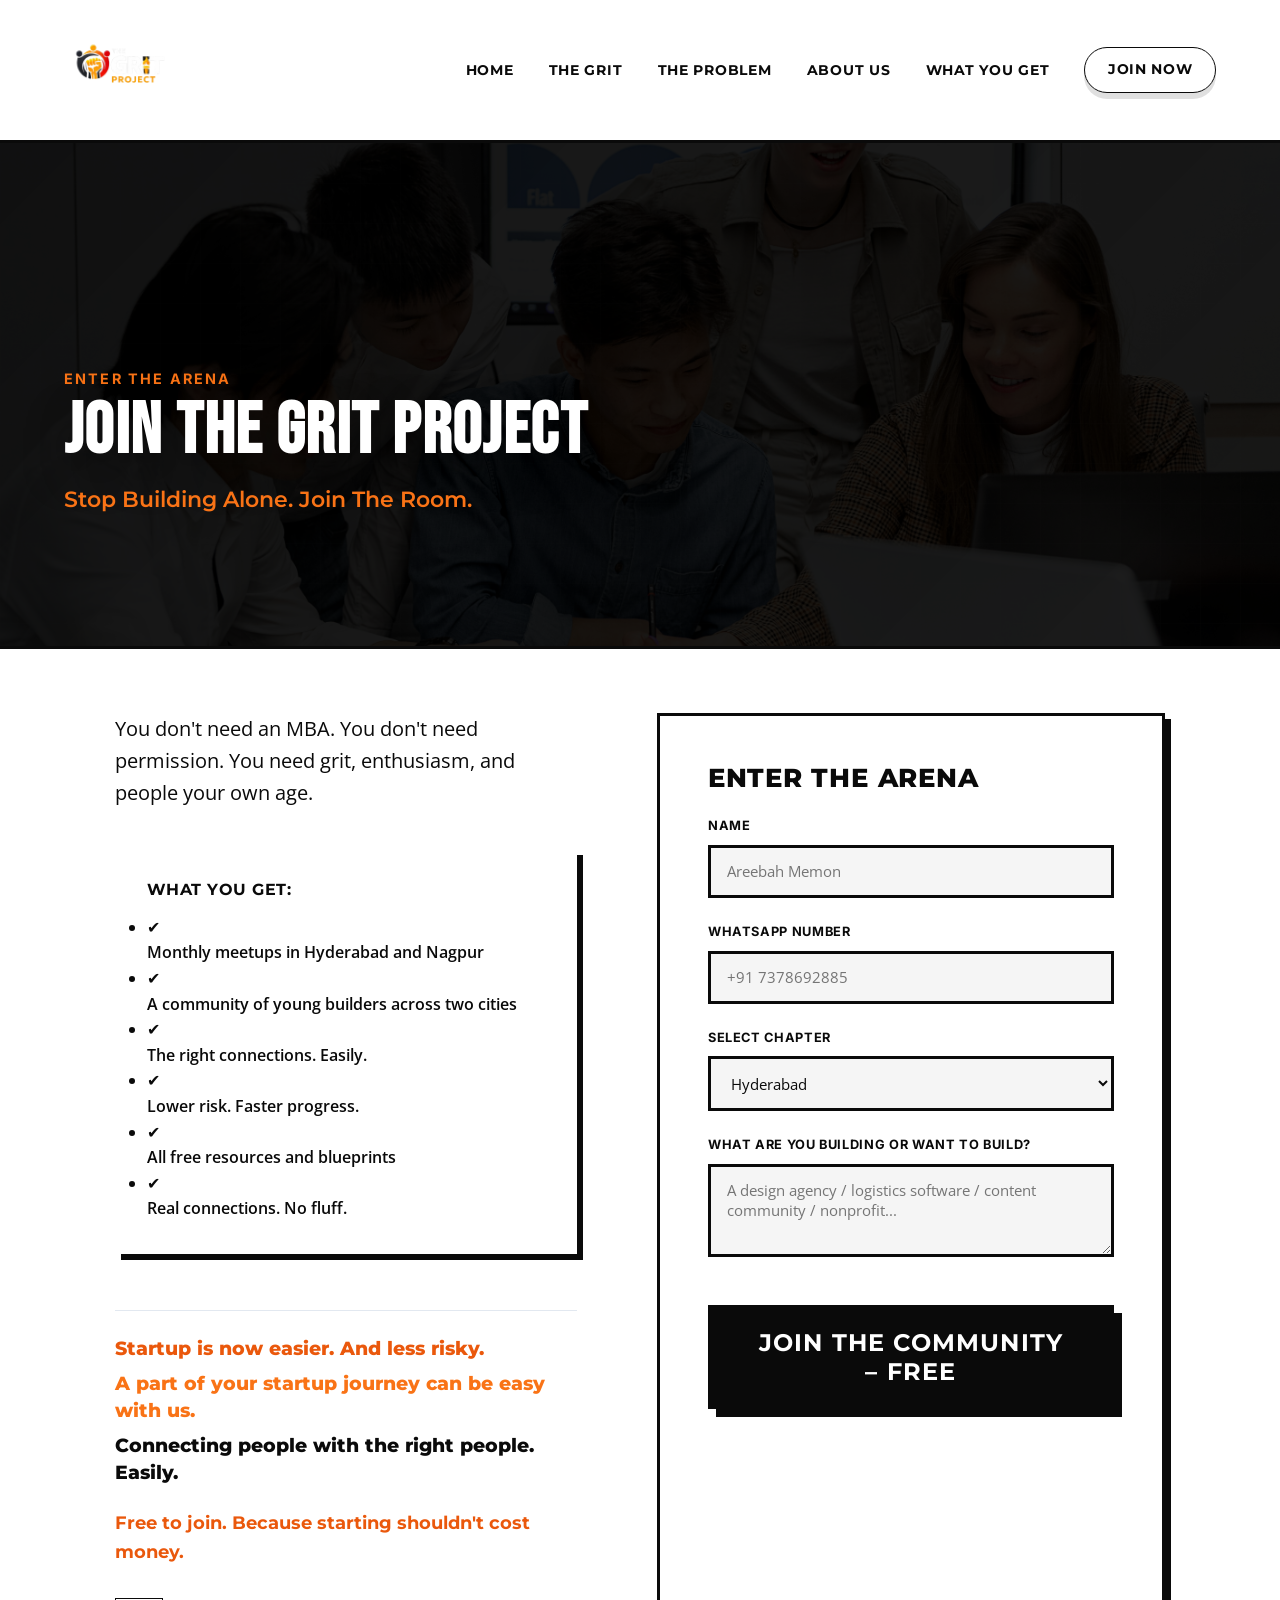
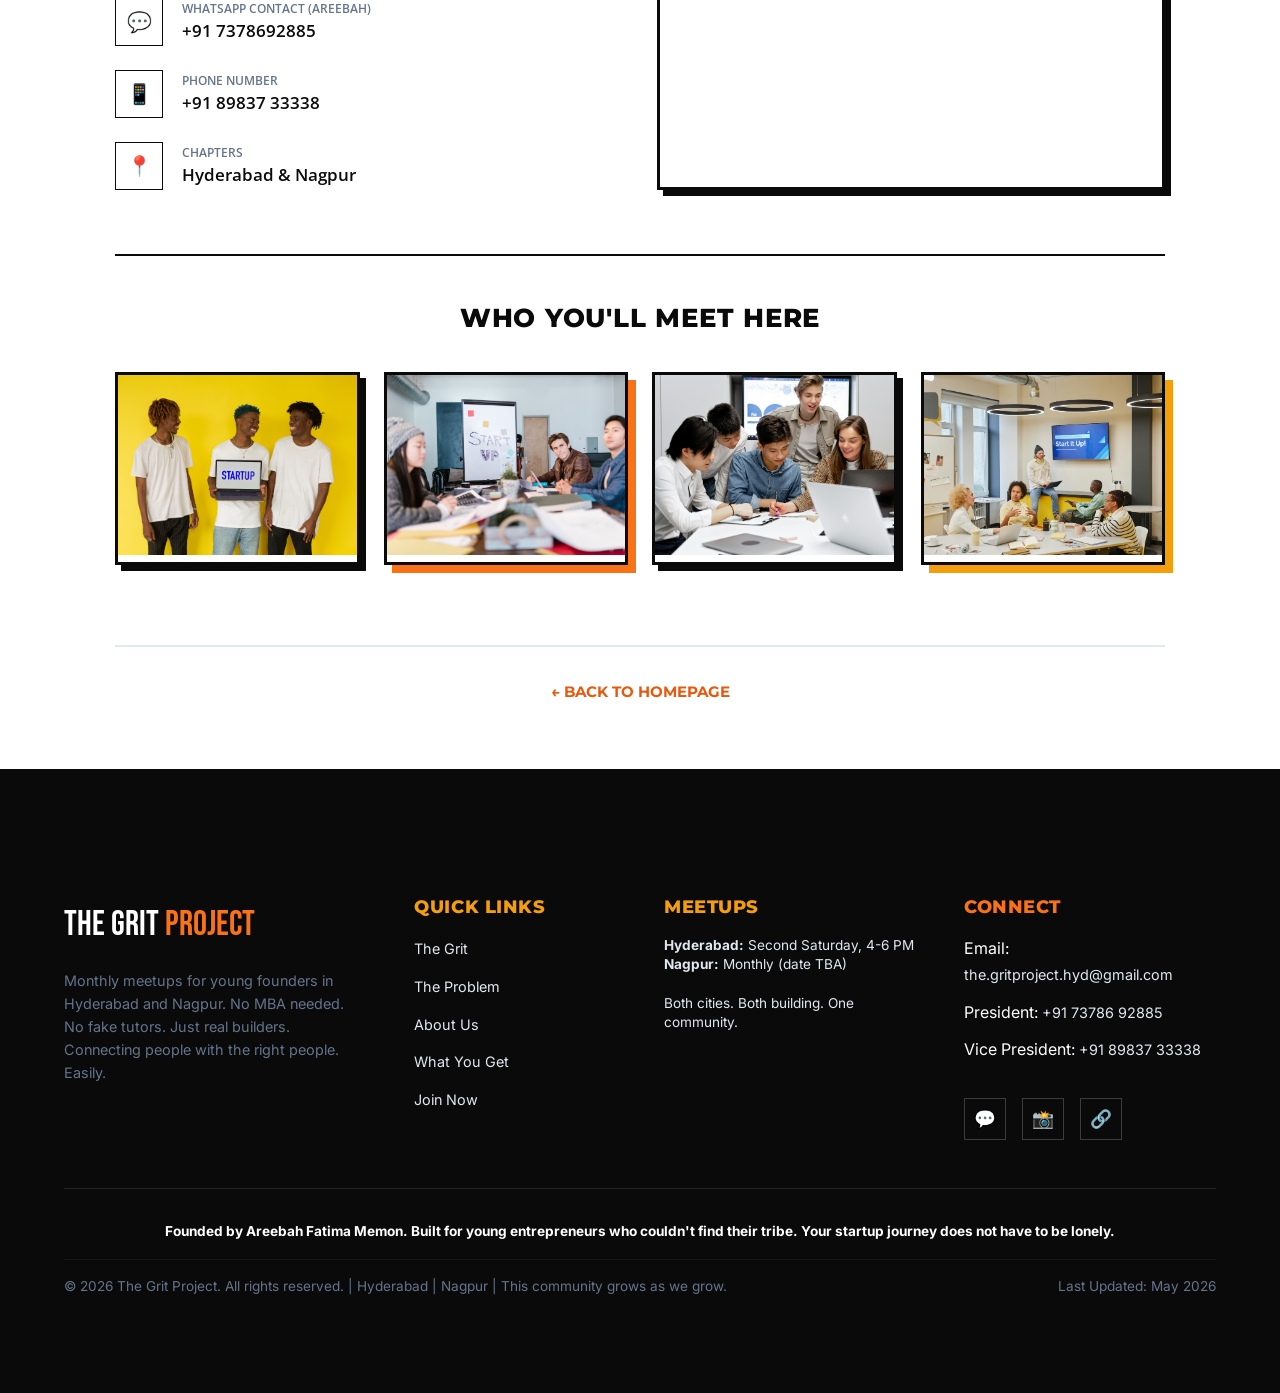
<file: join.html>
<!DOCTYPE html>
<html lang="en">
<head>
  <meta charset="UTF-8">
  <meta name="viewport" content="width=device-width, initial-scale=1.0">
  <meta name="description" content="Apply to join The Grit Project community in Hyderabad and Nagpur. No MBA needed. Stop building alone. Free to join and participate.">
  <title>Join the Community – Enter the Arena | The Grit Project</title>
  <link rel="stylesheet" href="style.css">
  <link rel="icon" type="image/png" href="assets/brand-logo-removebg-preview.png">
</head>
<body>

  <!-- ================= HEADER / NAV ================= -->
  <header class="header-nav" id="header">
    <div class="nav-container">
      <a href="index.html" class="logo-wrapper" aria-label="The Grit Project Home">
        <div class="logo-icon-container">
          <img src="assets/brand-logo-removebg-preview.png" alt="Torch Logo" class="logo-img logo-img-animated">
        </div>
      </a>
      
      <button class="mobile-menu-btn" aria-label="Toggle Navigation Menu" aria-expanded="false">☰</button>
      
      <nav class="nav-links-wrapper">
        <ul class="nav-links">
          <li class="nav-item"><a href="index.html">Home</a></li>
          <li class="nav-item"><a href="grit.html">The Grit</a></li>
          <li class="nav-item"><a href="problem.html">The Problem</a></li>
          <li class="nav-item"><a href="about.html">About Us</a></li>
          <li class="nav-item"><a href="what-we-offer.html">What You Get</a></li>
          <li class="nav-item"><a href="join.html" class="nav-cta">Join Now</a></li>
        </ul>
      </nav>
    </div>
  </header>

  <!-- ================= PAGE HEADER ================= -->
  <header class="page-header">
    <div class="container">
      <span class="section-tagline" style="color: var(--color-torch-orange);">Enter The Arena</span>
      <h1 class="section-title">Join The Grit Project</h1>
      <p class="section-subtitle">Stop Building Alone. Join The Room.</p>
    </div>
  </header>

  <main>
    <div class="subpage-container" style="max-width: 1050px; padding: 4rem 0;">
      
      <div class="contact-grid">
        <!-- Info Column -->
        <div class="contact-info-col" style="color: var(--color-black);">
          <p class="contact-desc" style="color: var(--color-black); font-size: 1.25rem;">
            You don't need an MBA. You don't need permission. You need grit, enthusiasm, and people your own age.
          </p>
          
          <div class="why-col-solution" style="box-shadow: var(--shadow-flat-black); background-color: var(--color-white); color: var(--color-black); border-color: var(--color-black); margin-bottom: 2rem; padding: 2rem;">
            <h4 style="margin-bottom: 1rem; font-family: var(--font-heading); font-weight: 700;">What You Get:</h4>
            <ul class="why-list" style="gap: 1rem;">
              <li class="why-item" style="gap: 0.75rem;"><span class="why-icon">✔</span><div class="why-item-desc" style="color:var(--color-black);font-weight:600;">Monthly meetups in Hyderabad and Nagpur</div></li>
              <li class="why-item" style="gap: 0.75rem;"><span class="why-icon">✔</span><div class="why-item-desc" style="color:var(--color-black);font-weight:600;">A community of young builders across two cities</div></li>
              <li class="why-item" style="gap: 0.75rem;"><span class="why-icon">✔</span><div class="why-item-desc" style="color:var(--color-black);font-weight:600;">The right connections. Easily.</div></li>
              <li class="why-item" style="gap: 0.75rem;"><span class="why-icon">✔</span><div class="why-item-desc" style="color:var(--color-black);font-weight:600;">Lower risk. Faster progress.</div></li>
              <li class="why-item" style="gap: 0.75rem;"><span class="why-icon">✔</span><div class="why-item-desc" style="color:var(--color-black);font-weight:600;">All free resources and blueprints</div></li>
              <li class="why-item" style="gap: 0.75rem;"><span class="why-icon">✔</span><div class="why-item-desc" style="color:var(--color-black);font-weight:600;">Real connections. No fluff.</div></li>
            </ul>
          </div>

          <div style="margin: 1.5rem 0; border-top: 1px solid var(--color-gray-light); padding-top: 1.5rem;">
            <p style="font-family: var(--font-heading); font-size: 1.2rem; font-weight: 800; color: var(--color-burnt-orange); line-height: 1.4; margin-bottom: 0.5rem;">
              Startup is now easier. And less risky.
            </p>
            <p style="font-family: var(--font-heading); font-size: 1.2rem; font-weight: 800; color: var(--color-torch-orange); line-height: 1.4; margin-bottom: 0.5rem;">
              A part of your startup journey can be easy with us.
            </p>
            <p style="font-family: var(--font-heading); font-size: 1.2rem; font-weight: 800; color: var(--color-black); line-height: 1.4;">
              Connecting people with the right people. Easily.
            </p>
          </div>

          <p style="font-family: var(--font-heading); font-size: 1.1rem; color: var(--color-burnt-orange); font-weight: 700; margin-bottom: 2rem;">
            Free to join. Because starting shouldn't cost money.
          </p>

          <div class="contact-detail-items">
            <div class="contact-detail-item">
              <div class="contact-detail-icon" style="background-color: var(--color-white); border-color: var(--color-black);">💬</div>
              <div class="contact-detail-text">
                <div class="contact-detail-label">WhatsApp Contact (Areebah)</div>
                <div class="contact-detail-val">+91 7378692885</div>
              </div>
            </div>
            <div class="contact-detail-item">
              <div class="contact-detail-icon" style="background-color: var(--color-white); border-color: var(--color-black);">📱</div>
              <div class="contact-detail-text">
                <div class="contact-detail-label">Phone Number</div>
                <div class="contact-detail-val">+91 89837 33338</div>
              </div>
            </div>
            <div class="contact-detail-item">
              <div class="contact-detail-icon" style="background-color: var(--color-white); border-color: var(--color-black);">📍</div>
              <div class="contact-detail-text">
                <div class="contact-detail-label">Chapters</div>
                <div class="contact-detail-val">Hyderabad & Nagpur</div>
              </div>
            </div>
          </div>
        </div>
        
        <!-- Form Column -->
        <div class="contact-form-card" id="apply-form-container" style="background-color: var(--color-white); border-color: var(--color-black); box-shadow: var(--shadow-flat-black);">
          <h3 class="form-title">Enter The Arena</h3>
          <form id="rsvp-form">
            <div class="form-group">
              <label for="rsvp-name" class="form-label">Name</label>
              <input type="text" id="rsvp-name" class="form-control" placeholder="Areebah Memon" required>
            </div>
            <div class="form-group">
              <label for="rsvp-phone" class="form-label">WhatsApp Number</label>
              <input type="tel" id="rsvp-phone" class="form-control" placeholder="+91 7378692885" required>
            </div>
            <div class="form-group">
              <label for="rsvp-city" class="form-label">Select Chapter</label>
              <select id="rsvp-city" class="form-control" required>
                <option value="Hyderabad">Hyderabad</option>
                <option value="Nagpur">Nagpur</option>
              </select>
            </div>
            <div class="form-group">
              <label for="rsvp-role" class="form-label">What are you building or want to build?</label>
              <textarea id="rsvp-role" class="form-control" rows="3" placeholder="A design agency / logistics software / content community / nonprofit..." required></textarea>
            </div>
            <button type="submit" class="btn btn-primary form-submit-btn btn-mega" style="width: 100%;">JOIN THE COMMUNITY – FREE</button>
          </form>
        </div>
      </div>

      <!-- Pixel Gallery Before CTA -->
      <section style="margin-top: 4rem; padding-top: 3rem; border-top: 2px solid var(--color-black);">
        <h3 style="font-family: var(--font-heading); font-size: 1.6rem; text-align: center; margin-bottom: 2.5rem; text-transform: uppercase;">Who You'll Meet Here</h3>
        <div style="display: grid; grid-template-columns: repeat(auto-fit, minmax(180px, 1fr)); gap: 1.5rem;">
          <div style="border: var(--border-thick); overflow: hidden; box-shadow: var(--shadow-flat-black);">
            <img src="assets/pexels-gabby-k-9431450.jpg.jpeg" alt="Networking at Grit Project meetup" style="width: 100%; height: 180px; object-fit: cover;">
          </div>
          <div style="border: var(--border-thick); overflow: hidden; box-shadow: 8px 8px 0px var(--color-torch-orange);">
            <img src="assets/pexels-rdne-7414216.jpg.jpeg" alt="Collaborative environment" style="width: 100%; height: 180px; object-fit: cover;">
          </div>
          <div style="border: var(--border-thick); overflow: hidden; box-shadow: var(--shadow-flat-black);">
            <img src="assets/pexels-mikhail-nilov-7988694.jpg.jpeg" alt="Young builders community" style="width: 100%; height: 180px; object-fit: cover;">
          </div>
          <div style="border: var(--border-thick); overflow: hidden; box-shadow: 8px 8px 0px var(--color-founder-gold);">
            <img src="assets/pexels-moe-magners-7495615 (1).jpg - Copy.jpeg" alt="Building your venture" style="width: 100%; height: 180px; object-fit: cover;">
          </div>
        </div>
      </section>

      <div class="back-home-wrapper" style="text-align: center; margin-top: 5rem;">
        <a href="index.html" class="back-home-link">← Back to Homepage</a>
      </div>
    </div>
  </main>

  <!-- ================= FOOTER ================= -->
  <footer class="footer">
    <div class="container">
      <div class="footer-top">
        <div class="footer-brand">
          <div class="footer-logo">The Grit <span>Project</span></div>
          <p class="footer-tagline">
            Monthly meetups for young founders in Hyderabad and Nagpur. No MBA needed. No fake tutors. Just real builders. Connecting people with the right people. Easily.
          </p>
        </div>
        
        <div class="footer-links-col">
          <h4 class="footer-links-title">Quick Links</h4>
          <ul class="footer-links-list">
            <li><a href="index.html">The Grit</a></li>
            <li><a href="problem.html">The Problem</a></li>
            <li><a href="about.html">About Us</a></li>
            <li><a href="what-we-offer.html">What You Get</a></li>
            <li><a href="join.html">Join Now</a></li>
          </ul>
        </div>
        
        <div class="footer-links-col">
          <h4 class="footer-links-title">Meetups</h4>
          <p class="footer-tagline" style="color: var(--color-gray-light); font-size: 0.85rem; line-height: 1.4;">
            <strong>Hyderabad:</strong> Second Saturday, 4-6 PM<br>
            <strong>Nagpur:</strong> Monthly (date TBA)<br><br>
            Both cities. Both building. One community.
          </p>
        </div>
        
        <div class="footer-links-col">
          <h4 class="footer-social-title font-heading">Connect</h4>
          <ul class="footer-links-list" style="margin-bottom: 1rem;">
            <li>Email: <a href="mailto:the.gritproject.hyd@gmail.com" style="text-transform:none;">the.gritproject.hyd@gmail.com</a></li>
            <li>President: <a href="tel:+917378692885" style="text-transform:none;">+91 73786 92885</a></li>
            <li>Vice President: <a href="tel:+918983733338" style="text-transform:none;">+91 89837 33338</a></li>
          </ul>
          <div class="footer-social-icons">
            <a href="https://wa.me/917378692885" class="social-icon-btn" aria-label="WhatsApp Link">💬</a>
            <a href="https://www.instagram.com/thegritproject" class="social-icon-btn" aria-label="Instagram Link">📸</a>
            <a href="https://www.linkedin.com/company/thegritproject" class="social-icon-btn" aria-label="LinkedIn Link">🔗</a>
          </div>
        </div>
      </div>
      
      <div class="footer-bottom">
        <div class="footer-bottom-row-1" style="text-align: center; justify-content: center; width: 100%;">
          <p style="font-weight: 700; color: var(--color-white); text-align: center; width: 100%;">
            Founded by Areebah Fatima Memon. Built for young entrepreneurs who couldn't find their tribe. Your startup journey does not have to be lonely.
          </p>
        </div>
        <div class="footer-bottom-row-2" style="justify-content: space-between; width: 100%;">
          <p>&copy; 2026 The Grit Project. All rights reserved. | Hyderabad | Nagpur | This community grows as we grow.</p>
          <p>Last Updated: May 2026</p>
        </div>
      </div>
    </div>
  </footer>

  <script src="script.js"></script>
</body>
</html>
</file>
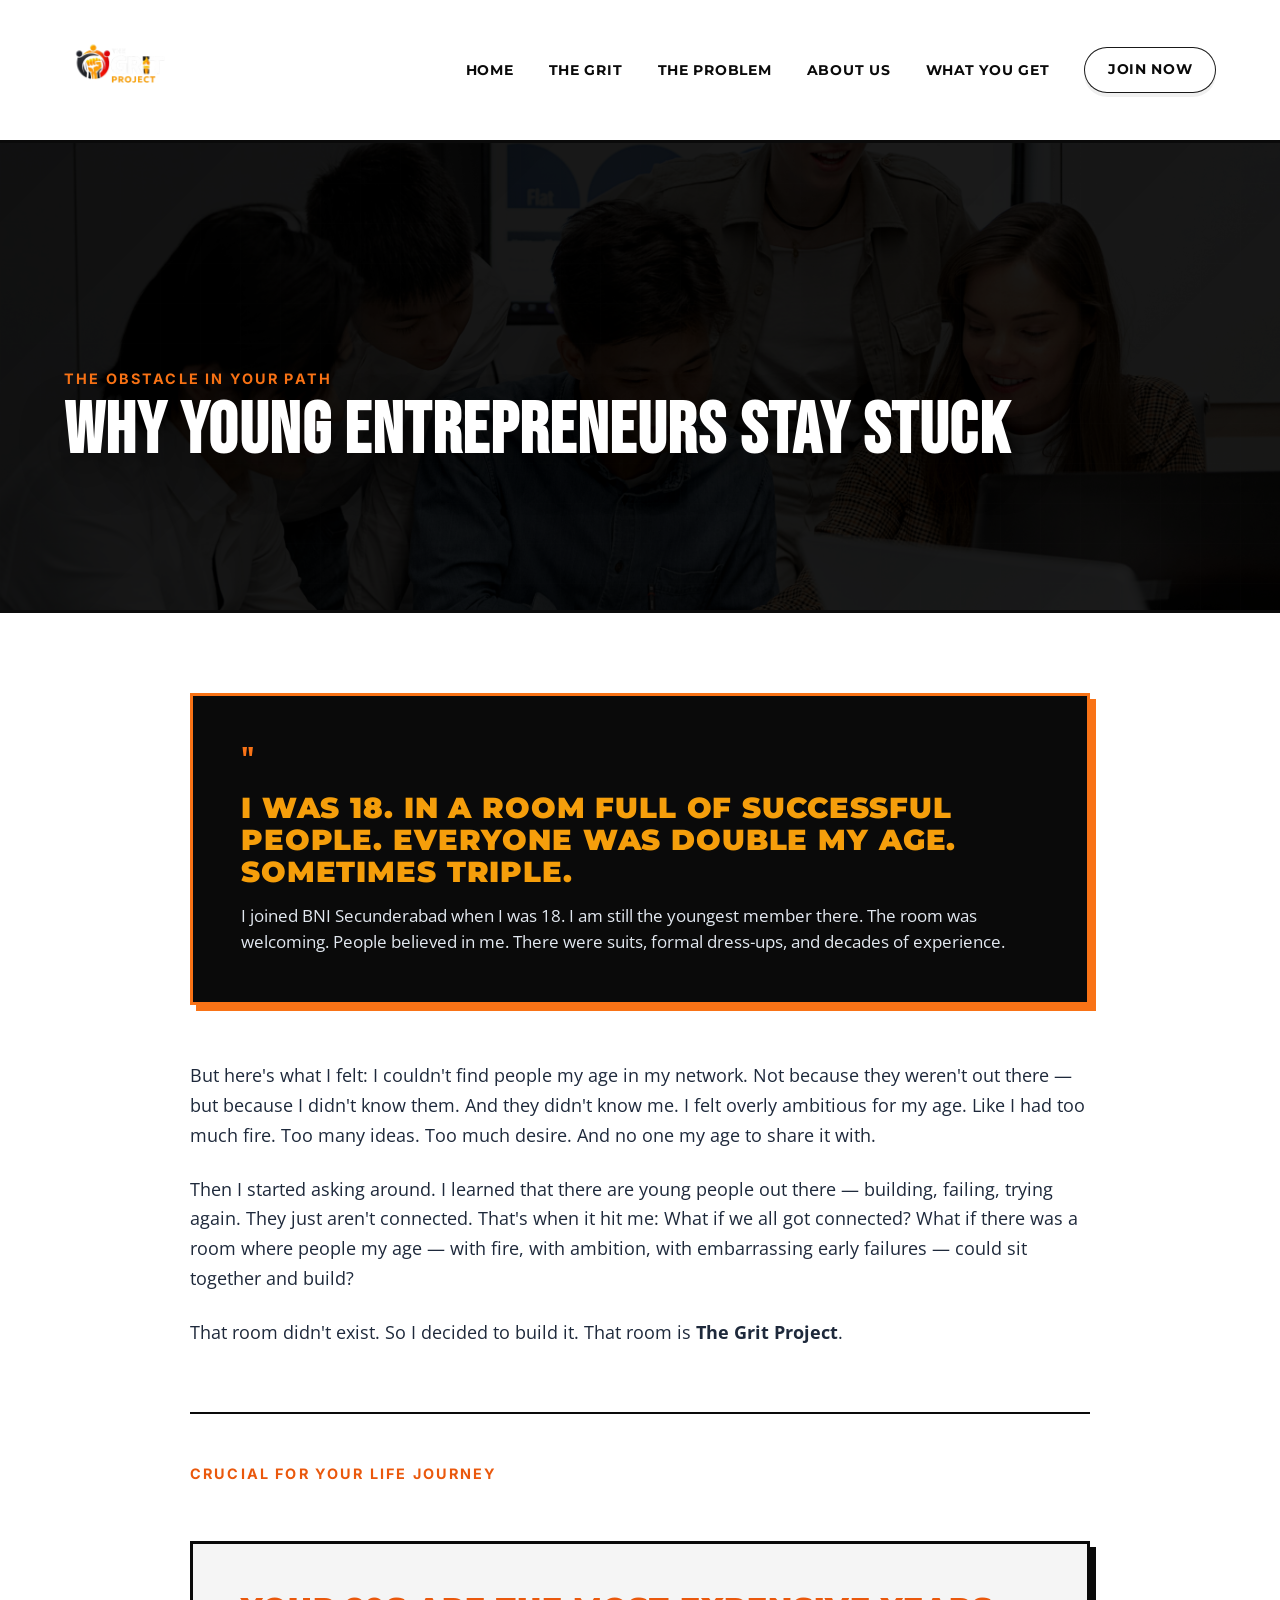
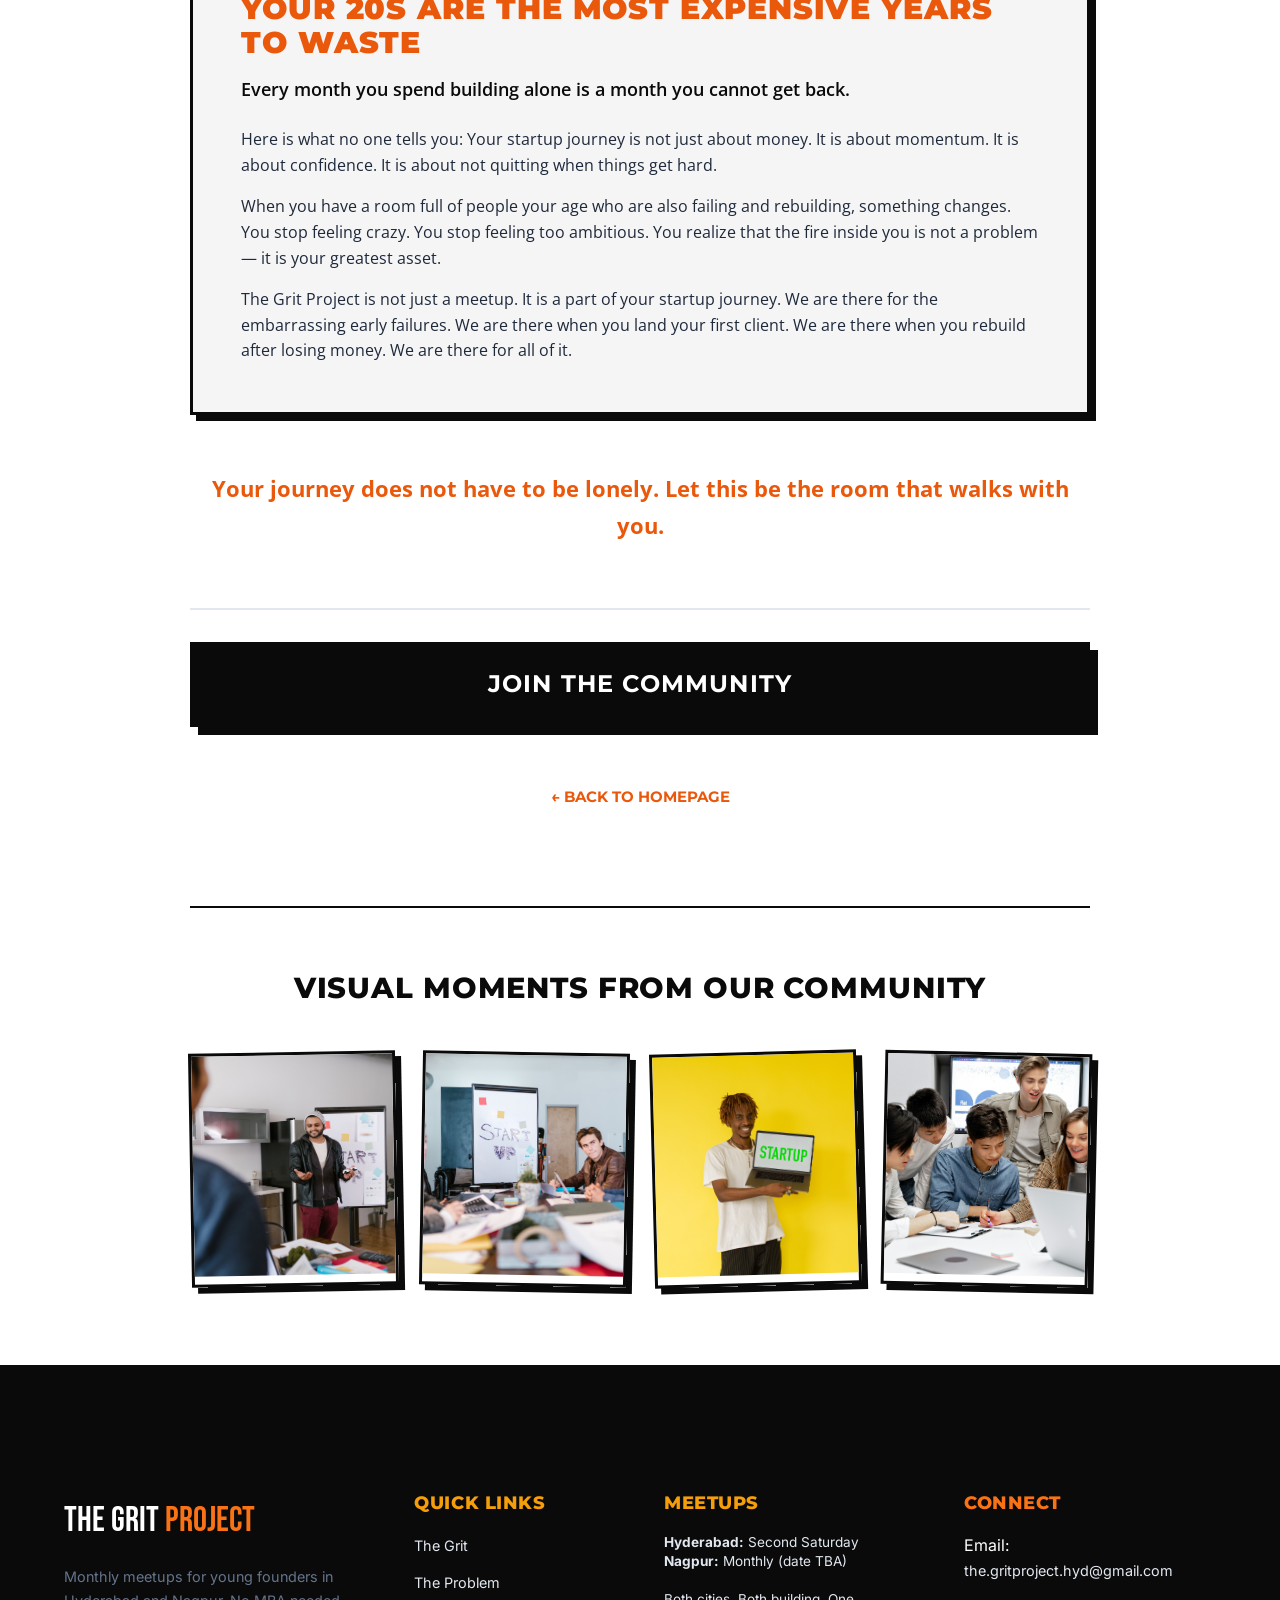
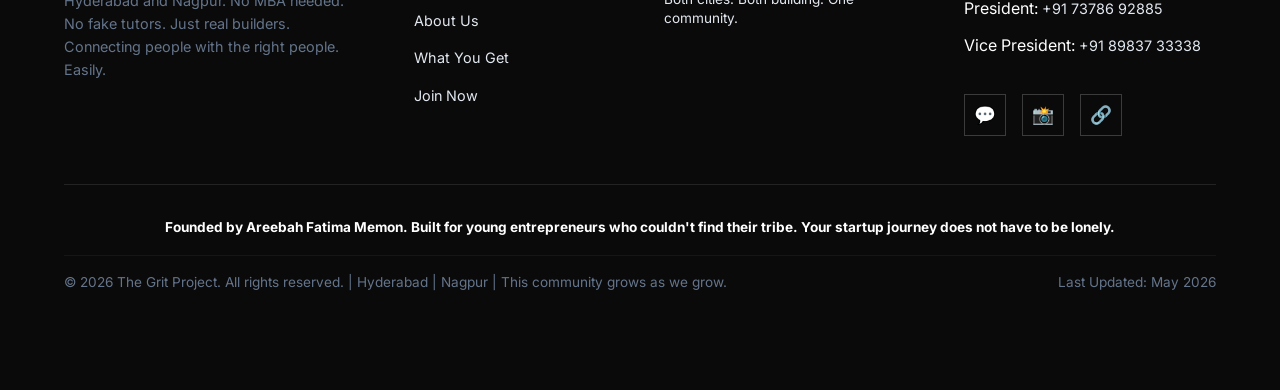
<file: problem.html>
<!DOCTYPE html>
<html lang="en">
<head>
  <meta charset="UTF-8">
  <meta name="viewport" content="width=device-width, initial-scale=1.0">
  <meta name="description" content="Why most young founders stay stuck. The challenges of building alone in Hyderabad and Nagpur. How BNI Secunderabad taught us that young builders need their own arena.">
  <title>The Problem – Why Young Founders Stay Stuck | The Grit Project</title>
  <link rel="stylesheet" href="style.css">
  <link rel="icon" type="image/png" href="assets/brand-logo-removebg-preview.png">
</head>
<body>

  <!-- ================= HEADER / NAV ================= -->
  <header class="header-nav" id="header">
    <div class="nav-container">
      <a href="index.html" class="logo-wrapper" aria-label="The Grit Project Home">
        <div class="logo-icon-container">
          <img src="assets/brand-logo-removebg-preview.png" alt="Torch Logo" class="logo-img logo-img-animated">
        </div>
      </a>
      
      <button class="mobile-menu-btn" aria-label="Toggle Navigation Menu" aria-expanded="false">☰</button>
      
      <nav class="nav-links-wrapper">
        <ul class="nav-links">
          <li class="nav-item"><a href="index.html">Home</a></li>
          <li class="nav-item"><a href="grit.html">The Grit</a></li>
          <li class="nav-item"><a href="problem.html">The Problem</a></li>
          <li class="nav-item"><a href="about.html">About Us</a></li>
          <li class="nav-item"><a href="what-we-offer.html">What You Get</a></li>
          <li class="nav-item"><a href="join.html" class="nav-cta">Join Now</a></li>
        </ul>
      </nav>
    </div>
  </header>

  <!-- ================= PAGE HEADER ================= -->
  <header class="page-header">
    <div class="container">
      <span class="section-tagline" style="color: var(--color-torch-orange);">The Obstacle In Your Path</span>
      <h1 class="section-title">Why Young Entrepreneurs Stay Stuck</h1>
    </div>
  </header>

  <main>
    <div class="subpage-container">
      <!-- Section 3 Opening Quote Card -->
      <div class="callout-card" style="margin-top: 0;">
        <span class="step-num" style="font-size: 2.5rem; color: var(--color-torch-orange);">"</span>
        <h3 class="callout-card-title">I was 18. In a room full of successful people. Everyone was double my age. Sometimes triple.</h3>
        <p style="font-family: var(--font-body); font-size: 1.05rem; color: var(--color-gray-light); margin: 0; line-height: 1.5;">
          I joined BNI Secunderabad when I was 18. I am still the youngest member there. The room was welcoming. People believed in me. There were suits, formal dress-ups, and decades of experience.
        </p>
      </div>
      
      <div class="general-body-text" style="margin-bottom: 3.5rem;">
        <p class="general-body-text">
          But here's what I felt: I couldn't find people my age in my network. Not because they weren't out there — but because I didn't know them. And they didn't know me. I felt overly ambitious for my age. Like I had too much fire. Too many ideas. Too much desire. And no one my age to share it with.
        </p>
        <p class="general-body-text">
          Then I started asking around. I learned that there are young people out there — building, failing, trying again. They just aren't connected. That's when it hit me: What if we all got connected? What if there was a room where people my age — with fire, with ambition, with embarrassing early failures — could sit together and build?
        </p>
        <p class="general-body-text">
          That room didn't exist. So I decided to build it. That room is <strong>The Grit Project</strong>.
        </p>
      </div>

      <!-- Section 7: How This Is Crucial For Your Life Journey -->
      <div style="margin-top: 4rem; padding-top: 3rem; border-top: 2px solid var(--color-black);">
        <span class="section-tagline">Crucial For Your Life Journey</span>
        
        <div class="callout-card" style="background-color: var(--color-ivory); color: var(--color-black); border-color: var(--color-black); box-shadow: var(--shadow-flat-black);">
          <h3 class="callout-card-title" style="color: var(--color-burnt-orange); font-size: 1.9rem; line-height: 1.1;">
            Your 20s are the most expensive years to waste
          </h3>
          <p style="font-family: var(--font-body); font-size: 1.1rem; font-weight: 600; color: var(--color-black); margin-bottom: 1.5rem;">
            Every month you spend building alone is a month you cannot get back.
          </p>
          <div style="font-family: var(--font-body); font-size: 1rem; line-height: 1.6; color: var(--color-gray-dark);">
            <p style="margin-bottom: 1rem;">
              Here is what no one tells you: Your startup journey is not just about money. It is about momentum. It is about confidence. It is about not quitting when things get hard.
            </p>
            <p style="margin-bottom: 1rem;">
              When you have a room full of people your age who are also failing and rebuilding, something changes. You stop feeling crazy. You stop feeling too ambitious. You realize that the fire inside you is not a problem — it is your greatest asset.
            </p>
            <p style="margin: 0;">
              The Grit Project is not just a meetup. It is a part of your startup journey. We are there for the embarrassing early failures. We are there when you land your first client. We are there when you rebuild after losing money. We are there for all of it.
            </p>
          </div>
        </div>

        <p class="general-body-text" style="font-size: 1.35rem; font-weight: 700; color: var(--color-burnt-orange); text-align: center; margin-top: 2rem; margin-bottom: 2rem;">
          Your journey does not have to be lonely. Let this be the room that walks with you.
        </p>
      </div>

      <div class="back-home-wrapper" style="text-align: center;">
        <a href="join.html" class="btn btn-primary btn-mega" style="margin-bottom: 2rem; display: block;">Join The Community</a>
        <br>
        <a href="index.html" class="back-home-link">← Back to Homepage</a>
      </div>

      <!-- Pixel Art Gallery Section -->
      <section style="margin-top: 6rem; padding-top: 4rem; border-top: 2px solid var(--color-black);">
        <h3 style="font-family: var(--font-heading); font-size: 1.8rem; text-align: center; margin-bottom: 3rem; color: var(--color-black);">Visual Moments From Our Community</h3>
        <div style="display: grid; grid-template-columns: repeat(auto-fit, minmax(200px, 1fr)); gap: 1.5rem;">
          <div style="border: var(--border-thick); overflow: hidden; box-shadow: var(--shadow-flat-black); transform: rotate(-1deg);">
            <img src="assets/pexels-rdne-7413920.jpg.jpeg" alt="Young professional working" style="width: 100%; height: 220px; object-fit: cover;">
          </div>
          <div style="border: var(--border-thick); overflow: hidden; box-shadow: var(--shadow-flat-black); transform: rotate(1deg);">
            <img src="assets/pexels-rdne-7414216.jpg.jpeg" alt="Team collaboration" style="width: 100%; height: 220px; object-fit: cover;">
          </div>
          <div style="border: var(--border-thick); overflow: hidden; box-shadow: var(--shadow-flat-black); transform: rotate(-1.5deg);">
            <img src="assets/pexels-gabby-k-9432953.jpg.jpeg" alt="Business discussion" style="width: 100%; height: 220px; object-fit: cover;">
          </div>
          <div style="border: var(--border-thick); overflow: hidden; box-shadow: var(--shadow-flat-black); transform: rotate(1.2deg);">
            <img src="assets/pexels-mikhail-nilov-7988694.jpg.jpeg" alt="Startup workspace" style="width: 100%; height: 220px; object-fit: cover;">
          </div>
        </div>
      </section>
    </div>
  </main>

  <!-- ================= FOOTER ================= -->
  <footer class="footer">
    <div class="container">
      <div class="footer-top">
        <div class="footer-brand">
          <div class="footer-logo">The Grit <span>Project</span></div>
          <p class="footer-tagline">
            Monthly meetups for young founders in Hyderabad and Nagpur. No MBA needed. No fake tutors. Just real builders. Connecting people with the right people. Easily.
          </p>
        </div>
        
        <div class="footer-links-col">
          <h4 class="footer-links-title">Quick Links</h4>
          <ul class="footer-links-list">
            <li><a href="index.html">The Grit</a></li>
            <li><a href="problem.html">The Problem</a></li>
            <li><a href="about.html">About Us</a></li>
            <li><a href="what-we-offer.html">What You Get</a></li>
            <li><a href="join.html">Join Now</a></li>
          </ul>
        </div>
        
        <div class="footer-links-col">
          <h4 class="footer-links-title">Meetups</h4>
          <p class="footer-tagline" style="color: var(--color-gray-light); font-size: 0.85rem; line-height: 1.4;">
            <strong>Hyderabad:</strong> Second Saturday<br>
            <strong>Nagpur:</strong> Monthly (date TBA)<br><br>
            Both cities. Both building. One community.
          </p>
        </div>
        
        <div class="footer-links-col">
          <h4 class="footer-social-title font-heading">Connect</h4>
          <ul class="footer-links-list" style="margin-bottom: 1rem;">
            <li>Email: <a href="mailto:the.gritproject.hyd@gmail.com" style="text-transform:none;">the.gritproject.hyd@gmail.com</a></li>
            <li>President: <a href="tel:+917378692885" style="text-transform:none;">+91 73786 92885</a></li>
            <li>Vice President: <a href="tel:+918983733338" style="text-transform:none;">+91 89837 33338</a></li>
          </ul>
          <div class="footer-social-icons">
            <a href="https://wa.me/917378692885" class="social-icon-btn" aria-label="WhatsApp Link">💬</a>
            <a href="https://www.instagram.com/thegritproject" class="social-icon-btn" aria-label="Instagram Link">📸</a>
            <a href="https://www.linkedin.com/company/thegritproject" class="social-icon-btn" aria-label="LinkedIn Link">🔗</a>
          </div>
        </div>
      </div>
      
      <div class="footer-bottom">
        <div class="footer-bottom-row-1" style="text-align: center; justify-content: center; width: 100%;">
          <p style="font-weight: 700; color: var(--color-white); text-align: center; width: 100%;">
            Founded by Areebah Fatima Memon. Built for young entrepreneurs who couldn't find their tribe. Your startup journey does not have to be lonely.
          </p>
        </div>
        <div class="footer-bottom-row-2" style="justify-content: space-between; width: 100%;">
          <p>&copy; 2026 The Grit Project. All rights reserved. | Hyderabad | Nagpur | This community grows as we grow.</p>
          <p>Last Updated: May 2026</p>
        </div>
      </div>
    </div>
  </footer>

  <script src="script.js"></script>
</body>
</html>
</file>
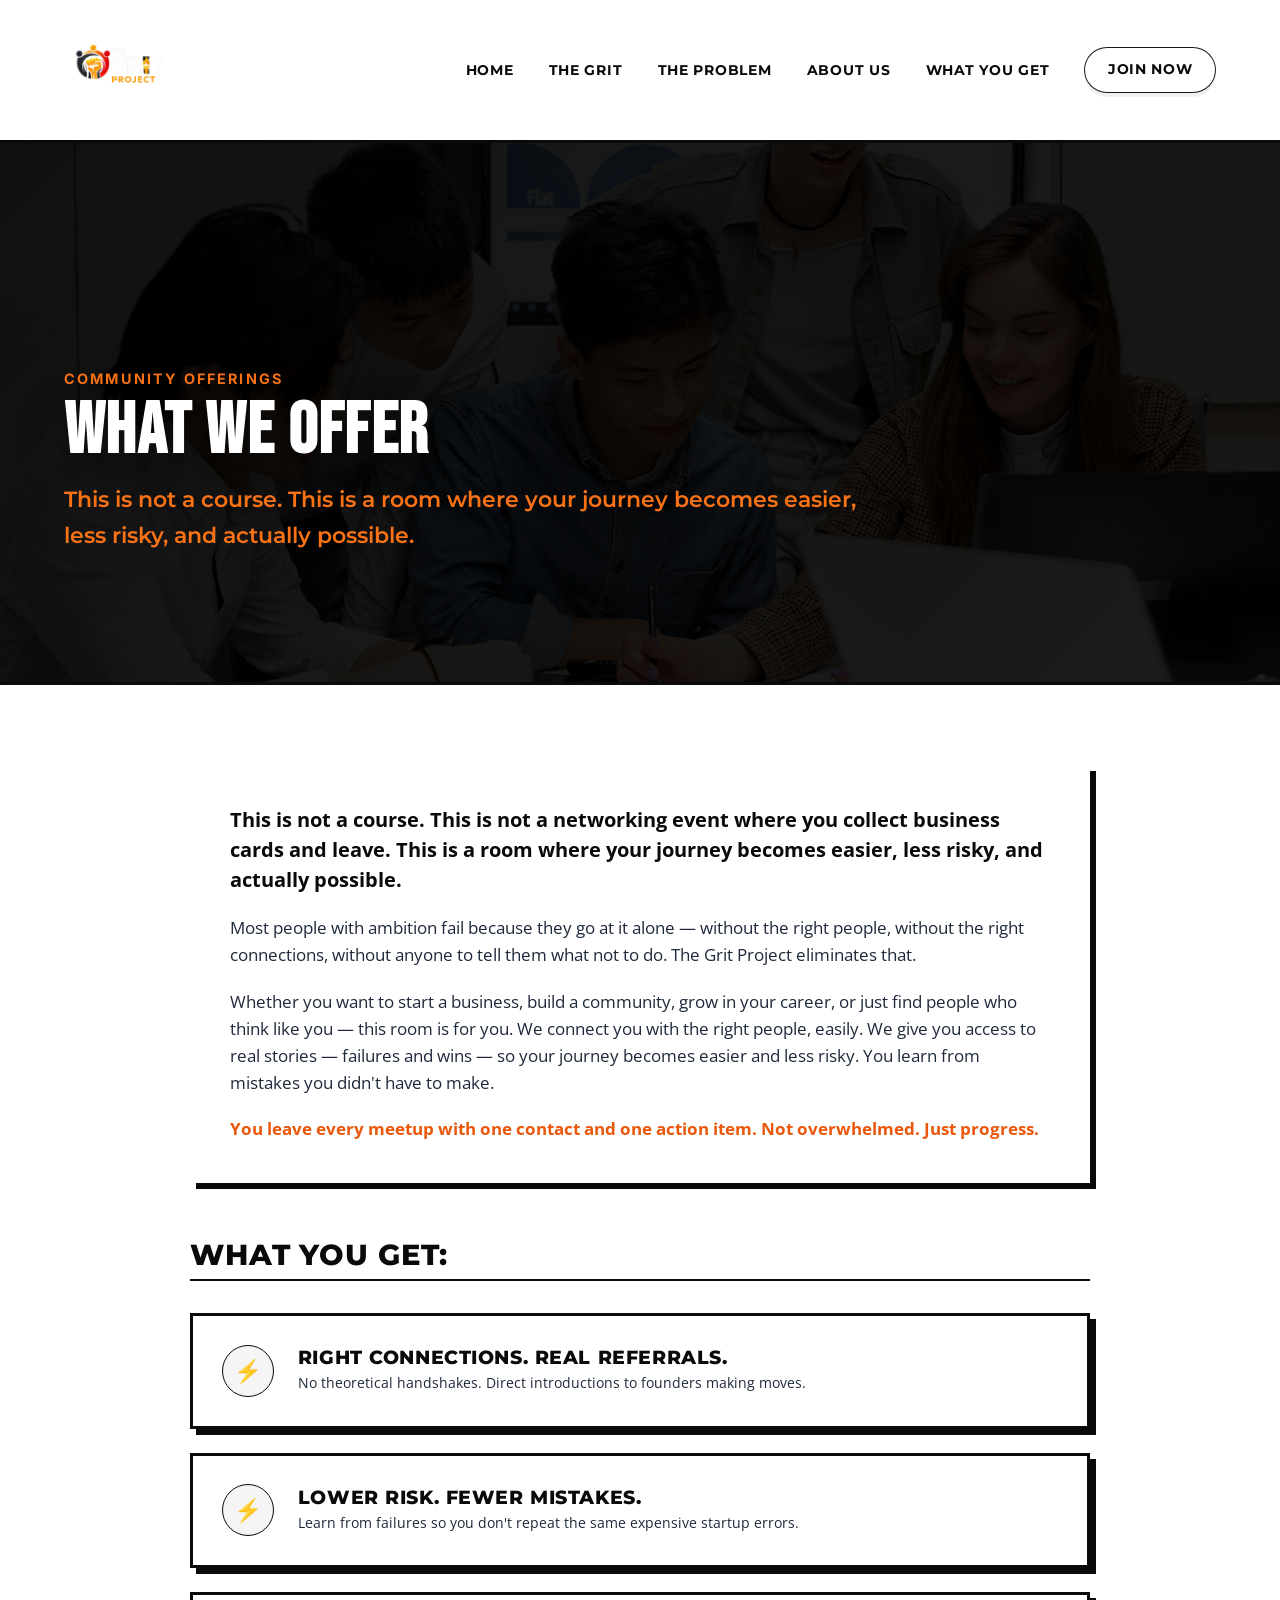
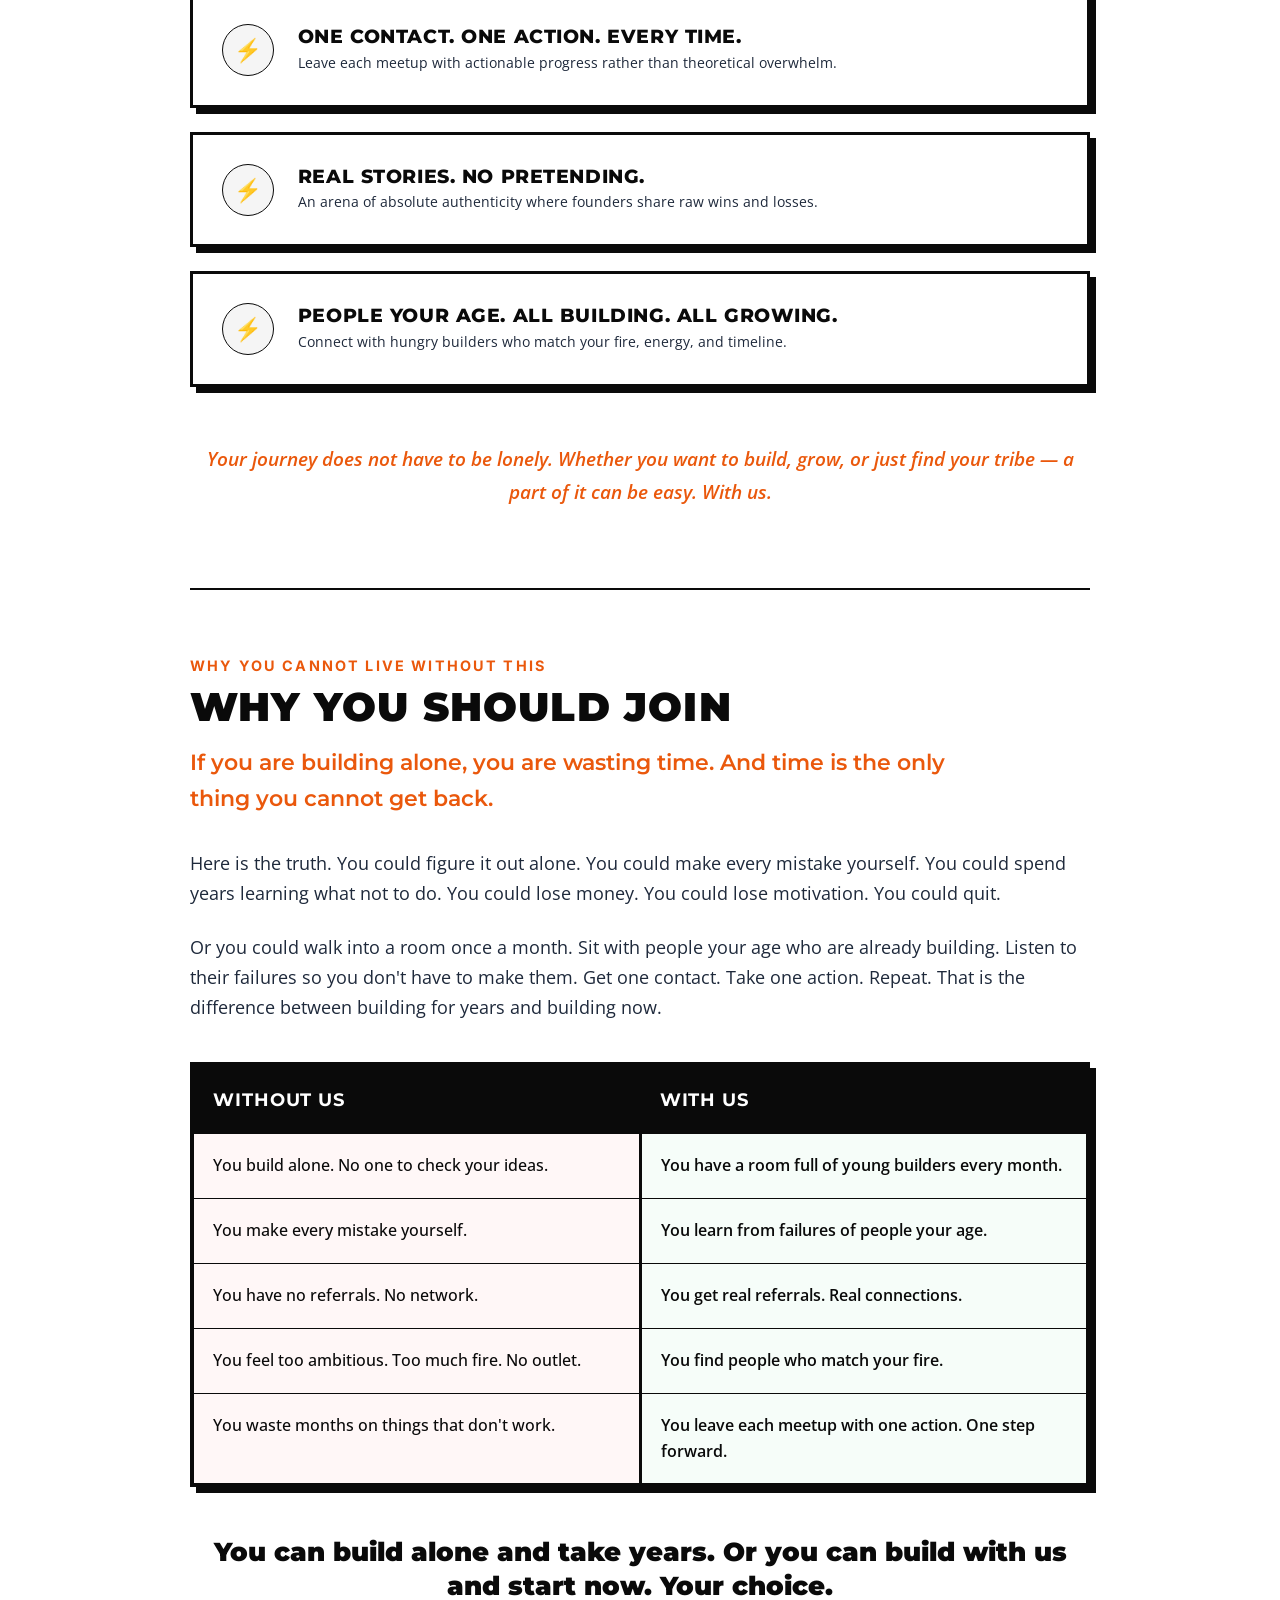
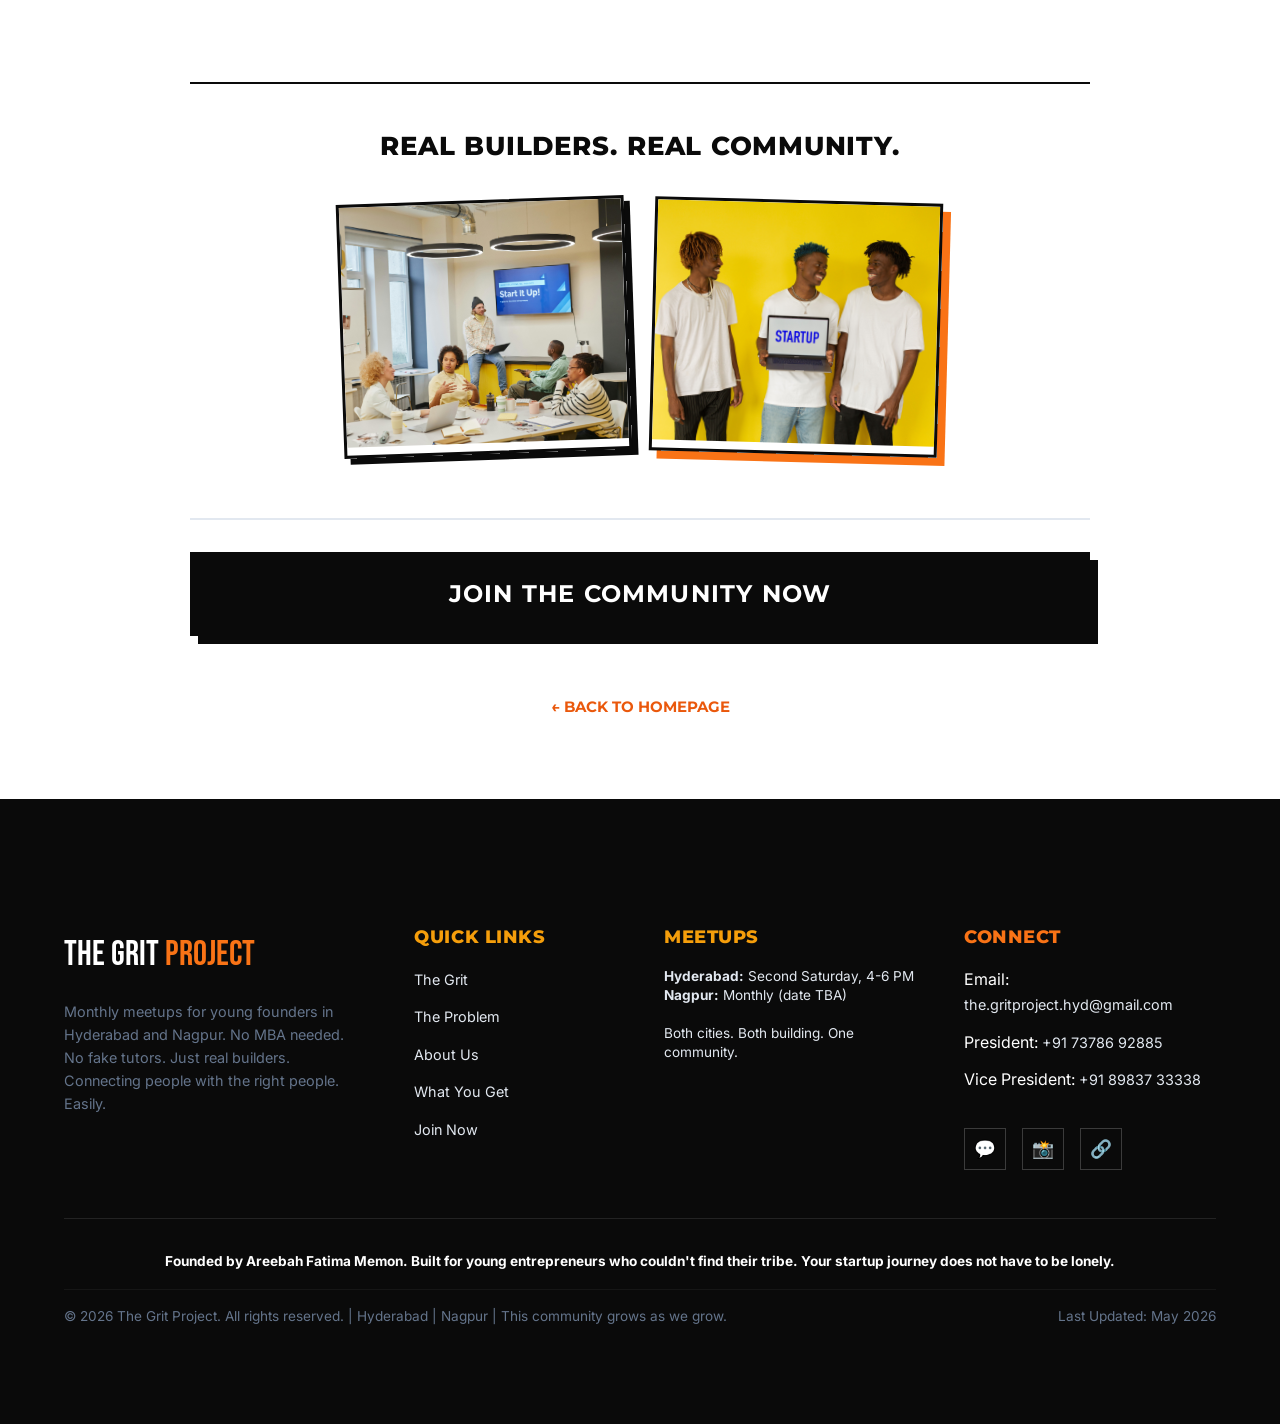
<file: what-we-offer.html>
<!DOCTYPE html>
<html lang="en">
<head>
  <meta charset="UTF-8">
  <meta name="viewport" content="width=device-width, initial-scale=1.0">
  <meta name="description" content="What you get with The Grit Project startup community. Right connections, lower risk, real referrals, and a side-by-side comparison of building alone versus building with us.">
  <title>What You Get – Perks & Comparison | The Grit Project</title>
  <link rel="stylesheet" href="style.css">
  <link rel="icon" type="image/png" href="assets/brand-logo-removebg-preview.png">
</head>
<body>

  <!-- ================= HEADER / NAV ================= -->
  <header class="header-nav" id="header">
    <div class="nav-container">
      <a href="index.html" class="logo-wrapper" aria-label="The Grit Project Home">
        <div class="logo-icon-container">
          <img src="assets/brand-logo-removebg-preview.png" alt="Torch Logo" class="logo-img logo-img-animated">
        </div>
      </a>
      
      <button class="mobile-menu-btn" aria-label="Toggle Navigation Menu" aria-expanded="false">☰</button>
      
      <nav class="nav-links-wrapper">
        <ul class="nav-links">
          <li class="nav-item"><a href="index.html">Home</a></li>
          <li class="nav-item"><a href="grit.html">The Grit</a></li>
          <li class="nav-item"><a href="problem.html">The Problem</a></li>
          <li class="nav-item"><a href="about.html">About Us</a></li>
          <li class="nav-item"><a href="what-we-offer.html">What You Get</a></li>
          <li class="nav-item"><a href="join.html" class="nav-cta">Join Now</a></li>
        </ul>
      </nav>
    </div>
  </header>

  <!-- ================= PAGE HEADER ================= -->
  <header class="page-header">
    <div class="container">
      <span class="section-tagline" style="color: var(--color-torch-orange);">Community Offerings</span>
      <h1 class="section-title">What We Offer</h1>
      <p class="section-subtitle">This is not a course. This is a room where your journey becomes easier, less risky, and actually possible.</p>
    </div>
  </header>

  <main>
    <div class="subpage-container">
      
      <!-- Section 5 -->
      <div class="why-col-solution" style="box-shadow: var(--shadow-flat-black); background-color: var(--color-white); border-color: var(--color-black); color: var(--color-black); padding: 2.5rem; margin-bottom: 3rem;">
        <p style="font-family: var(--font-body); font-size: 1.25rem; font-weight: 700; line-height: 1.5; margin-bottom: 1.25rem; color: var(--color-black);">
          This is not a course. This is not a networking event where you collect business cards and leave. This is a room where your journey becomes easier, less risky, and actually possible.
        </p>
        <p style="font-family: var(--font-body); font-size: 1.05rem; line-height: 1.6; margin-bottom: 1.25rem; color: var(--color-gray-dark);">
          Most people with ambition fail because they go at it alone — without the right people, without the right connections, without anyone to tell them what not to do. The Grit Project eliminates that.
        </p>
        <p style="font-family: var(--font-body); font-size: 1.05rem; line-height: 1.6; margin-bottom: 1.25rem; color: var(--color-gray-dark);">
          Whether you want to start a business, build a community, grow in your career, or just find people who think like you — this room is for you. We connect you with the right people, easily. We give you access to real stories — failures and wins — so your journey becomes easier and less risky. You learn from mistakes you didn't have to make.
        </p>
        <p style="font-family: var(--font-body); font-size: 1.05rem; line-height: 1.6; font-weight: 700; color: var(--color-burnt-orange); margin: 0;">
          You leave every meetup with one contact and one action item. Not overwhelmed. Just progress.
        </p>
      </div>

      <!-- What You Get Card Grid -->
      <div style="margin: 3.5rem 0;">
        <h3 style="font-family: var(--font-heading); font-size: 1.8rem; margin-bottom: 2rem; border-bottom: 2px solid var(--color-black); padding-bottom: 0.5rem; text-transform: uppercase;">What you get:</h3>
        
        <div class="benefit-grid-simple">
          <!-- Item 1 -->
          <div class="benefit-item-card">
            <span class="benefit-item-icon">⚡</span>
            <div>
              <h4 class="benefit-item-title">Right connections. Real referrals.</h4>
              <p style="font-family: var(--font-body); font-size: 0.9rem; color: var(--color-gray-dark); margin: 0.2rem 0 0 0;">No theoretical handshakes. Direct introductions to founders making moves.</p>
            </div>
          </div>
          
          <!-- Item 2 -->
          <div class="benefit-item-card">
            <span class="benefit-item-icon">⚡</span>
            <div>
              <h4 class="benefit-item-title">Lower risk. Fewer mistakes.</h4>
              <p style="font-family: var(--font-body); font-size: 0.9rem; color: var(--color-gray-dark); margin: 0.2rem 0 0 0;">Learn from failures so you don't repeat the same expensive startup errors.</p>
            </div>
          </div>
          
          <!-- Item 3 -->
          <div class="benefit-item-card">
            <span class="benefit-item-icon">⚡</span>
            <div>
              <h4 class="benefit-item-title">One contact. One action. Every time.</h4>
              <p style="font-family: var(--font-body); font-size: 0.9rem; color: var(--color-gray-dark); margin: 0.2rem 0 0 0;">Leave each meetup with actionable progress rather than theoretical overwhelm.</p>
            </div>
          </div>
          
          <!-- Item 4 -->
          <div class="benefit-item-card">
            <span class="benefit-item-icon">⚡</span>
            <div>
              <h4 class="benefit-item-title">Real stories. No pretending.</h4>
              <p style="font-family: var(--font-body); font-size: 0.9rem; color: var(--color-gray-dark); margin: 0.2rem 0 0 0;">An arena of absolute authenticity where founders share raw wins and losses.</p>
            </div>
          </div>
          
          <!-- Item 5 -->
          <div class="benefit-item-card">
            <span class="benefit-item-icon">⚡</span>
            <div>
              <h4 class="benefit-item-title">People your age. All building. All growing.</h4>
              <p style="font-family: var(--font-body); font-size: 0.9rem; color: var(--color-gray-dark); margin: 0.2rem 0 0 0;">Connect with hungry builders who match your fire, energy, and timeline.</p>
            </div>
          </div>
        </div>
      </div>

      <p class="general-body-text" style="font-style: italic; font-weight: 600; text-align: center; color: var(--color-burnt-orange); font-size: 1.2rem; margin-bottom: 4rem;">
        Your journey does not have to be lonely. Whether you want to build, grow, or just find your tribe — a part of it can be easy. With us.
      </p>

      <!-- Section 6: Why You Should Join (Comparison) -->
      <div style="margin-top: 5rem; padding-top: 4rem; border-top: 2px solid var(--color-black);">
        <span class="section-tagline">Why You Cannot Live Without This</span>
        <h2 style="font-family: var(--font-heading); font-size: 2.5rem; font-weight: 900; margin-bottom: 1rem;">
          Why You Should Join
        </h2>
        <p class="section-subtitle" style="margin-bottom: 2rem;">If you are building alone, you are wasting time. And time is the only thing you cannot get back.</p>

        <p class="general-body-text">
          Here is the truth. You could figure it out alone. You could make every mistake yourself. You could spend years learning what not to do. You could lose money. You could lose motivation. You could quit.
        </p>
        <p class="general-body-text">
          Or you could walk into a room once a month. Sit with people your age who are already building. Listen to their failures so you don't have to make them. Get one contact. Take one action. Repeat. That is the difference between building for years and building now.
        </p>

        <!-- Comparison Table -->
        <div class="neo-table-container">
          <table class="neo-table comparison-table">
            <thead>
              <tr>
                <th>Without Us</th>
                <th>With Us</th>
              </tr>
            </thead>
            <tbody>
              <tr>
                <td>You build alone. No one to check your ideas.</td>
                <td>You have a room full of young builders every month.</td>
              </tr>
              <tr>
                <td>You make every mistake yourself.</td>
                <td>You learn from failures of people your age.</td>
              </tr>
              <tr>
                <td>You have no referrals. No network.</td>
                <td>You get real referrals. Real connections.</td>
              </tr>
              <tr>
                <td>You feel too ambitious. Too much fire. No outlet.</td>
                <td>You find people who match your fire.</td>
              </tr>
              <tr>
                <td>You waste months on things that don't work.</td>
                <td>You leave each meetup with one action. One step forward.</td>
              </tr>
            </tbody>
          </table>
        </div>

        <div class="table-closing-text" style="font-size: 1.6rem; font-weight: 900; text-align: center; margin-top: 3rem;">
          You can build alone and take years. Or you can build with us and start now. Your choice.
        </div>
      </div>

      <!-- Pixel Gallery Section -->
      <section style="margin-top: 5rem; padding-top: 3rem; border-top: 2px solid var(--color-black);">
        <h3 style="font-family: var(--font-heading); font-size: 1.6rem; text-align: center; margin-bottom: 2.5rem; color: var(--color-black);">Real Builders. Real Community.</h3>
        <div style="display: grid; grid-template-columns: repeat(2, 1fr); gap: 1.5rem; max-width: 600px; margin: 0 auto;">
          <div style="border: var(--border-thick); overflow: hidden; box-shadow: var(--shadow-flat-black); transform: rotate(-2deg);">
            <img src="assets/pexels-moe-magners-7495615 (1).jpg - Copy.jpeg" alt="Young builders collaborating" style="width: 100%; height: 240px; object-fit: cover;">
          </div>
          <div style="border: var(--border-thick); overflow: hidden; box-shadow: 8px 8px 0px var(--color-torch-orange); transform: rotate(1.5deg);">
            <img src="assets/pexels-gabby-k-9431450.jpg.jpeg" alt="Building your startup" style="width: 100%; height: 240px; object-fit: cover;">
          </div>
        </div>
      </section>

      <div class="back-home-wrapper" style="text-align: center;">
        <a href="join.html" class="btn btn-primary btn-mega" style="margin-bottom: 2rem; display: block;">Join The Community Now</a>
        <br>
        <a href="index.html" class="back-home-link">← Back to Homepage</a>
      </div>
    </div>
  </main>

  <!-- ================= FOOTER ================= -->
  <footer class="footer">
    <div class="container">
      <div class="footer-top">
        <div class="footer-brand">
          <div class="footer-logo">The Grit <span>Project</span></div>
          <p class="footer-tagline">
            Monthly meetups for young founders in Hyderabad and Nagpur. No MBA needed. No fake tutors. Just real builders. Connecting people with the right people. Easily.
          </p>
        </div>
        
        <div class="footer-links-col">
          <h4 class="footer-links-title">Quick Links</h4>
          <ul class="footer-links-list">
            <li><a href="index.html">The Grit</a></li>
            <li><a href="problem.html">The Problem</a></li>
            <li><a href="about.html">About Us</a></li>
            <li><a href="what-we-offer.html">What You Get</a></li>
            <li><a href="join.html">Join Now</a></li>
          </ul>
        </div>
        
        <div class="footer-links-col">
          <h4 class="footer-links-title">Meetups</h4>
          <p class="footer-tagline" style="color: var(--color-gray-light); font-size: 0.85rem; line-height: 1.4;">
            <strong>Hyderabad:</strong> Second Saturday, 4-6 PM<br>
            <strong>Nagpur:</strong> Monthly (date TBA)<br><br>
            Both cities. Both building. One community.
          </p>
        </div>
        
        <div class="footer-links-col">
          <h4 class="footer-social-title font-heading">Connect</h4>
          <ul class="footer-links-list" style="margin-bottom: 1rem;">
            <li>Email: <a href="mailto:the.gritproject.hyd@gmail.com" style="text-transform:none;">the.gritproject.hyd@gmail.com</a></li>
            <li>President: <a href="tel:+917378692885" style="text-transform:none;">+91 73786 92885</a></li>
            <li>Vice President: <a href="tel:+918983733338" style="text-transform:none;">+91 89837 33338</a></li>
          </ul>
          <div class="footer-social-icons">
            <a href="https://wa.me/917378692885" class="social-icon-btn" aria-label="WhatsApp Link">💬</a>
            <a href="https://www.instagram.com/thegritproject" class="social-icon-btn" aria-label="Instagram Link">📸</a>
            <a href="https://www.linkedin.com/company/thegritproject" class="social-icon-btn" aria-label="LinkedIn Link">🔗</a>
          </div>
        </div>
      </div>
      
      <div class="footer-bottom">
        <div class="footer-bottom-row-1" style="text-align: center; justify-content: center; width: 100%;">
          <p style="font-weight: 700; color: var(--color-white); text-align: center; width: 100%;">
            Founded by Areebah Fatima Memon. Built for young entrepreneurs who couldn't find their tribe. Your startup journey does not have to be lonely.
          </p>
        </div>
        <div class="footer-bottom-row-2" style="justify-content: space-between; width: 100%;">
          <p>&copy; 2026 The Grit Project. All rights reserved. | Hyderabad | Nagpur | This community grows as we grow.</p>
          <p>Last Updated: May 2026</p>
        </div>
      </div>
    </div>
  </footer>

  <script src="script.js"></script>
</body>
</html>
</file>
<file: style.css>
/* 
   The Grit Project - Brand Design System & CSS Stylesheet
   Designed for Areebah Fatima Memon
   Theme: Bold, Minimalist, Action-oriented
   Palette: Red, Yellow, Orange, Black, Ivory White
*/

/* --- Google Fonts Import --- */
@import url('https://fonts.googleapis.com/css2?family=Montserrat:wght@400;600;700;800;900&family=Open+Sans:wght@300;400;600;700&family=Bebas+Neue&family=Inter:wght@300;400;500;600;700&family=Oswald:wght@400;500;600;700&display=swap');

/* --- Design Tokens / Custom Properties --- */
:root {
  --color-black: #0A0A0A;
  --color-torch-orange: #F97316;
  --color-burnt-orange: #EA580C;
  --color-founder-gold: #F59E0B;
  --color-ivory: #F5F5F5;
  --color-white: #FFFFFF;
  --color-gray-dark: #1E293B;
  --color-gray-light: #E2E8F0;
  --color-gray-muted: #64748B;
  
  --font-display: 'Bebas Neue', sans-serif;
  --font-heading: 'Montserrat', sans-serif;
  --font-body: 'Open Sans', sans-serif;
  --font-sans: 'Inter', sans-serif;
  
  --border-thick: 3px solid var(--color-black);
  --border-thin: 1.5px solid var(--color-black);
  --shadow-flat-black: 6px 6px 0px var(--color-black);
  --shadow-flat-orange: 6px 6px 0px var(--color-torch-orange);
  --shadow-flat-gold: 6px 6px 0px var(--color-founder-gold);
  --shadow-flat-soft: 4px 4px 0px rgba(0, 0, 0, 0.15);
  
  --transition-speed: 0.2s;
  --max-width: 1200px;
}

/* --- Base Resets & Global Styles --- */
*, *::before, *::after {
  box-sizing: border-box;
  margin: 0;
  padding: 0;
}

html {
  scroll-behavior: smooth;
}

body {
  background-color: var(--color-white);
  color: var(--color-black);
  font-family: var(--font-body);
  font-size: 16px;
  line-height: 1.6;
  overflow-x: hidden;
}

h1, h2, h3, h4, h5, h6 {
  font-family: var(--font-heading);
  font-weight: 800;
  text-transform: uppercase;
  letter-spacing: 0.03em;
  line-height: 1.1;
}

a {
  color: inherit;
  text-decoration: none;
}

button, input, textarea, select {
  font-family: inherit;
}

/* Custom Scrollbar */
::-webkit-scrollbar {
  width: 12px;
}
::-webkit-scrollbar-track {
  background: var(--color-ivory);
  border-left: var(--border-thin);
}
::-webkit-scrollbar-thumb {
  background: var(--color-black);
  border: 2px solid var(--color-ivory);
}
::-webkit-scrollbar-thumb:hover {
  background: var(--color-torch-orange);
}

/* --- Global Utility Classes --- */
.container {
  width: 90%;
  max-width: var(--max-width);
  margin: 0 auto;
  padding: 4rem 0;
}

.section-title {
  font-family: var(--font-display);
  font-size: 4rem;
  line-height: 0.95;
  margin-bottom: 1rem;
  letter-spacing: 0.02em;
}

.section-subtitle {
  font-family: var(--font-heading);
  font-size: 1.4rem;
  font-weight: 600;
  color: var(--color-burnt-orange);
  margin-bottom: 2rem;
  max-width: 800px;
}

.section-tagline {
  font-family: var(--font-sans);
  font-weight: 700;
  font-size: 0.9rem;
  text-transform: uppercase;
  letter-spacing: 0.15em;
  color: var(--color-burnt-orange);
  margin-bottom: 0.5rem;
  display: block;
}

.bg-dark {
  background-color: var(--color-black);
  color: var(--color-ivory);
  border-top: var(--border-thick);
  border-bottom: var(--border-thick);
}

.bg-dark .section-title {
  color: var(--color-white);
}

/* --- Buttons System --- */
.btn {
  display: inline-flex;
  align-items: center;
  justify-content: center;
  font-family: var(--font-heading);
  font-size: 1.15rem;
  font-weight: 700;
  text-transform: uppercase;
  letter-spacing: 0.05em;
  padding: 0.9rem 2.2rem;
  border: var(--border-thick);
  background-color: var(--color-black);
  color: var(--color-white);
  cursor: pointer;
  transition: background-color var(--transition-speed) ease,
              color var(--transition-speed) ease,
              transform var(--transition-speed) ease,
              box-shadow var(--transition-speed) ease,
              border-color var(--transition-speed) ease;
  box-shadow: var(--shadow-flat-black);
  position: relative;
}

.btn-primary {
  background-color: var(--color-black);
  color: var(--color-white);
  border-color: var(--color-black);
}

.btn-primary:hover {
  background-color: var(--color-torch-orange);
  color: var(--color-black);
  border-color: var(--color-torch-orange);
  transform: scale(1.02);
  box-shadow: 4px 4px 0px var(--color-black);
}

.btn-secondary {
  background-color: var(--color-white);
  color: var(--color-black);
  border-color: var(--color-black);
}

.btn-secondary:hover {
  background-color: var(--color-torch-orange);
  color: var(--color-black);
  border-color: var(--color-torch-orange);
  transform: scale(1.02);
  box-shadow: 4px 4px 0px var(--color-black);
}

.btn:active {
  transform: translate(2px, 2px);
  box-shadow: 2px 2px 0px var(--color-black);
}

/* Mega CTA Button (Padding 20px 40px, font-size 1.5rem on Desktop) */
.btn-mega {
  padding: 20px 40px;
  font-size: 1.5rem;
  box-shadow: 8px 8px 0px var(--color-black);
}

.btn-mega:hover {
  box-shadow: 4px 4px 0px var(--color-black);
}

/* --- Navigation Header --- */
.header-nav {
  position: sticky;
  top: 0;
  z-index: 100;
  background-color: rgba(255, 255, 255, 0.95);
  backdrop-filter: blur(10px);
  border-bottom: var(--border-thick);
  transition: all 0.3s ease;
}

.header-nav.scrolled {
  background-color: var(--color-white);
  color: var(--color-black);
  border-color: var(--color-black);
  box-shadow: 0 4px 0 var(--color-black);
}

.nav-container {
  width: 90%;
  max-width: var(--max-width);
  margin: 0 auto;
  height: 140px;
  display: flex;
  justify-content: space-between;
  align-items: center;
}

.logo-wrapper {
  display: flex;
  align-items: center;
  opacity: 0;
  animation: logoFadeScale 0.6s cubic-bezier(0.16, 1, 0.3, 1) forwards;
}

.logo-icon-container {
  height: 120px;
  display: flex;
  align-items: center;
  justify-content: center;
}

.header-nav.scrolled .logo-icon-container {
  background-color: transparent;
  border-color: transparent;
}

.logo-img {
  height: 100%;
  width: auto;
  object-fit: contain;
}

/* Pulsing Torch Logo Icon */
@keyframes torchPulse {
  0% {
    filter: drop-shadow(0 0 2px rgba(249, 115, 22, 0.5));
  }
  50% {
    filter: drop-shadow(0 0 10px rgba(249, 115, 22, 0.95)) drop-shadow(0 0 15px rgba(245, 158, 11, 0.6));
  }
  100% {
    filter: drop-shadow(0 0 2px rgba(249, 115, 22, 0.5));
  }
}
.logo-img-animated {
  animation: torchPulse 3s infinite ease-in-out;
}

@keyframes torchFlicker {
  0%, 100% { opacity: 1; filter: drop-shadow(0 0 10px rgba(249, 115, 22, 0.95)) saturate(1.2); }
  25% { opacity: 0.92; filter: drop-shadow(0 0 8px rgba(249, 115, 22, 0.7)) saturate(1); }
  50% { opacity: 0.98; filter: drop-shadow(0 0 12px rgba(249, 115, 22, 1.1)) saturate(1.3); }
  75% { opacity: 0.94; filter: drop-shadow(0 0 7px rgba(249, 115, 22, 0.6)) saturate(0.9); }
}
.logo-icon-container:hover .logo-img-animated {
  animation: torchFlicker 0.15s infinite;
  transform: scale(1.05);
}

.brand-text {
  font-family: var(--font-display);
  font-size: 2.2rem;
  letter-spacing: 0.01em;
  line-height: 1;
}

.nav-links {
  display: flex;
  align-items: center;
  gap: 2.2rem;
  list-style: none;
}

.nav-item a {
  font-family: var(--font-heading);
  font-weight: 700;
  text-transform: uppercase;
  letter-spacing: 0.05em;
  font-size: 0.9rem;
  position: relative;
  padding: 0.25rem 0;
  transition: color var(--transition-speed) ease;
}

.nav-item a::after {
  content: '';
  position: absolute;
  bottom: -4px;
  left: 0;
  width: 0;
  height: 3px;
  background-color: var(--color-torch-orange);
  transition: width var(--transition-speed) ease;
}

.nav-item a:hover {
  color: var(--color-torch-orange);
}

.nav-item a:hover::after {
  width: 100%;
}

.header-nav.scrolled .nav-item a:hover {
  color: var(--color-torch-orange);
}

...nav-cta {
  display: inline-flex;
  align-items: center;
  justify-content: center;
  font-family: var(--font-heading);
  font-weight: 700;
  text-transform: uppercase;
  letter-spacing: 0.05em;
  padding: 0.95rem 1.8rem;
  border: 2px solid var(--color-black);
  background-color: var(--color-white);
  color: var(--color-black);
  border-radius: 999px;
  box-shadow: 0 4px 0 rgba(0, 0, 0, 0.08);
  transition: background-color var(--transition-speed) ease,
              color var(--transition-speed) ease,
              transform var(--transition-speed) ease,
              border-color var(--transition-speed) ease,
              box-shadow var(--transition-speed) ease;
}

.nav-cta:hover,
.nav-cta:focus-visible {
  background-color: var(--color-black);
  color: var(--color-white);
  border-color: var(--color-black);
  transform: translateY(-2px);
  box-shadow: 0 6px 0 rgba(0, 0, 0, 0.12);
  outline: none;
}

.header-nav.scrolled .nav-cta {
  background-color: var(--color-white);
  color: var(--color-black);
  border-color: var(--color-black);
}

.header-nav.scrolled .nav-cta:hover,
.header-nav.scrolled .nav-cta:focus-visible {
  background-color: var(--color-black);
  color: var(--color-white);
}

.mobile-menu-btn {
  display: none;
  background: none;
  border: none;
  font-size: 2rem;
  cursor: pointer;
  color: inherit;
}

/* --- Hero Section --- */
.hero {
  position: relative;
  min-height: calc(100vh - 80px);
  display: flex;
  align-items: center;
  background-color: var(--color-ivory);
  background-image: url('assets/pexels-rdne-7413920.jpg.jpeg');
  background-size: cover;
  background-position: center right;
  background-attachment: fixed;
  overflow: hidden;
  border-bottom: var(--border-thick);
}

/* Bold grid background */
.hero::before {
  content: '';
  position: absolute;
  top: 0;
  left: 0;
  right: 0;
  bottom: 0;
  background: linear-gradient(to right, rgba(245, 245, 245, 0.95) 0%, rgba(245, 245, 245, 0.85) 50%, rgba(245, 245, 245, 0.3) 100%),
    linear-gradient(rgba(10, 10, 10, 0.05) 1.5px, transparent 1.5px),
    linear-gradient(90deg, rgba(10, 10, 10, 0.05) 1.5px, transparent 1.5px);
  background-size: auto, 40px 40px, 40px 40px;
  pointer-events: none;
  z-index: 1;
}

.hero-grid {
  display: grid;
  grid-template-columns: 1.25fr 0.75fr;
  gap: 4rem;
  align-items: center;
  position: relative;
  z-index: 2;
  width: 90%;
  max-width: var(--max-width);
  margin: 0 auto;
  padding: 4rem 0;
}

.hero-content {
  display: flex;
  flex-direction: column;
  align-items: flex-start;
}

.hero-tagline {
  font-family: var(--font-sans);
  font-weight: 700;
  font-size: 1.05rem;
  text-transform: uppercase;
  color: var(--color-burnt-orange);
  letter-spacing: 0.18em;
  margin-bottom: 1.2rem;
  opacity: 0;
  animation: taglineFade 0.6s ease-out forwards;
  animation-delay: 0.1s;
}

.hero-headline {
  font-family: var(--font-heading);
  font-weight: 900;
  font-size: 3.5rem;
  line-height: 1.1;
  letter-spacing: -0.01em;
  margin-bottom: 1.5rem;
  color: var(--color-black);
  text-transform: uppercase;
  opacity: 0;
  animation: headlineSlideUp 0.7s cubic-bezier(0.16, 1, 0.3, 1) forwards;
  animation-delay: 0.4s;
}

.hero-headline span {
  color: var(--color-burnt-orange);
  position: relative;
  display: inline-block;
}

.hero-headline span::after {
  content: '';
  position: absolute;
  left: 0;
  bottom: 4px;
  width: 100%;
  height: 8px;
  background-color: var(--color-founder-gold);
  z-index: -1;
  transform: skewX(-12deg);
}

.hero-subheadline {
  font-family: var(--font-body);
  font-weight: 400;
  font-size: 1.2rem;
  color: var(--color-gray-dark);
  margin-bottom: 2.5rem;
  max-width: 650px;
  opacity: 0;
  animation: subheadlineFade 0.6s ease-out forwards;
  animation-delay: 0.8s;
  line-height: 1.6;
}

.hero-buttons {
  display: flex;
  gap: 1.5rem;
  flex-wrap: wrap;
}

.hero-btn-primary {
  opacity: 0;
  animation: buttonFadeIn 0.5s ease-out forwards;
  animation-delay: 1.1s;
}

.hero-btn-secondary {
  opacity: 0;
  animation: buttonFadeIn 0.5s ease-out forwards;
  animation-delay: 1.2s;
}

.hero-visual {
  display: flex;
  justify-content: center;
  align-items: center;
  position: relative;
  opacity: 0;
  animation: visualFadeIn 0.8s cubic-bezier(0.16, 1, 0.3, 1) forwards;
  animation-delay: 0.6s;
}

.hero-image-wrapper {
  background-color: var(--color-white);
  border: var(--border-thick);
  padding: 1rem;
  box-shadow: 12px 12px 0px var(--color-black);
  transform: rotate(-1.5deg);
  transition: all 0.3s ease;
  position: relative;
  max-width: 420px;
}

.hero-image-wrapper:hover {
  transform: rotate(1.5deg) scale(1.02);
  box-shadow: 16px 16px 0px var(--color-torch-orange);
}

.hero-image {
  width: 100%;
  height: auto;
  display: block;
}

.hero-badge {
  position: absolute;
  bottom: -20px;
  left: -20px;
  background-color: var(--color-founder-gold);
  color: var(--color-black);
  border: var(--border-thin);
  padding: 0.5rem 1rem;
  font-family: var(--font-heading);
  font-weight: 800;
  font-size: 0.95rem;
  text-transform: uppercase;
  letter-spacing: 0.05em;
  transform: rotate(-4deg);
  box-shadow: var(--shadow-flat-soft);
  z-index: 10;
}

/* --- Founder Note --- */
.story-personal-grid {
  display: grid;
  grid-template-columns: minmax(0, 1.55fr) minmax(240px, 0.65fr);
  grid-template-areas: "content portrait";
  gap: clamp(2.5rem, 6vw, 5rem);
  align-items: center;
  width: 100%;
}

.personal-content {
  grid-area: content;
  min-width: 0;
  text-align: left;
  justify-self: start;
}

.personal-visual {
  grid-area: portrait;
  display: flex;
  justify-content: flex-end;
  align-items: center;
  justify-self: end;
  width: 100%;
}

.personal-img-wrapper {
  position: relative;
  width: 100%;
  max-width: 320px;
  padding: 0.75rem;
  background-color: var(--color-white);
  border: var(--border-thick);
  box-shadow: 10px 10px 0 var(--color-black);
}

.personal-img-wrapper .hero-image {
  max-height: 440px;
  object-fit: contain;
}

.personal-badge {
  position: absolute;
  right: -18px;
  bottom: -18px;
  padding: 0.5rem 0.85rem;
  background-color: var(--color-founder-gold);
  border: var(--border-thin);
  box-shadow: var(--shadow-flat-soft);
  font-family: var(--font-heading);
  font-weight: 800;
  text-transform: uppercase;
}

/* --- Hero Animation Keyframes --- */
@keyframes logoFadeScale {
  0% { opacity: 0; transform: scale(0.92); }
  100% { opacity: 1; transform: scale(1); }
}
@keyframes taglineFade {
  0% { opacity: 0; transform: translateY(-5px); }
  100% { opacity: 1; transform: translateY(0); }
}
@keyframes headlineSlideUp {
  0% { opacity: 0; transform: translateY(30px); }
  100% { opacity: 1; transform: translateY(0); }
}
@keyframes subheadlineFade {
  0% { opacity: 0; }
  100% { opacity: 1; }
}
@keyframes buttonFadeIn {
  0% { opacity: 0; transform: translateY(12px); }
  100% { opacity: 1; transform: translateY(0); }
}
@keyframes visualFadeIn {
  0% { opacity: 0; transform: scale(0.95) rotate(-3deg); }
  100% { opacity: 1; transform: scale(1) rotate(-1.5deg); }
}

/* --- Trust / Stats Row --- */
.stats-row {
  border-bottom: var(--border-thick);
  background-color: var(--color-white);
  position: relative;
  z-index: 3;
}

.stats-grid {
  display: grid;
  grid-template-columns: repeat(4, 1fr);
  border-left: var(--border-thin);
}

.stat-card {
  padding: 2.5rem 2rem;
  text-align: center;
  border-right: var(--border-thin);
  display: flex;
  flex-direction: column;
  justify-content: center;
  transition: background-color 0.2s ease;
}

.stat-card:hover {
  background-color: rgba(249, 115, 22, 0.05);
}

.stat-num {
  font-family: var(--font-display);
  font-size: 4.5rem;
  line-height: 1;
  color: var(--color-black);
  margin-bottom: 0.25rem;
}

.stat-num span {
  color: var(--color-torch-orange);
}

.stat-label {
  font-family: var(--font-sans);
  font-weight: 700;
  font-size: 0.85rem;
  text-transform: uppercase;
  letter-spacing: 0.1em;
  color: var(--color-gray-dark);
}

/* --- The Problem & Solution Section --- */
.why-section {
  background-color: var(--color-ivory);
  border-bottom: var(--border-thick);
}

.why-grid {
  display: grid;
  grid-template-columns: 1fr;
  gap: 3rem;
  margin-top: 2rem;
}

.problem-intro-quote {
  font-family: var(--font-heading);
  font-style: italic;
  font-size: 1.8rem;
  font-weight: 600;
  line-height: 1.4;
  margin-bottom: 1.5rem;
  color: var(--color-burnt-orange);
  border-left: 5px solid var(--color-torch-orange);
  padding-left: 1.5rem;
}

.general-body-text {
  font-family: var(--font-body);
  font-size: 1.1rem;
  color: var(--color-gray-dark);
  margin-bottom: 1.5rem;
  line-height: 1.7;
}

/* --- Tables & Comparison Styling --- */
.neo-table-container {
  width: 100%;
  overflow-x: auto;
  margin: 2.5rem 0;
  border: var(--border-thick);
  box-shadow: var(--shadow-flat-black);
}

.neo-table {
  width: 100%;
  border-collapse: collapse;
  text-align: left;
  background-color: var(--color-white);
  min-width: 600px;
}

.neo-table th, .neo-table td {
  padding: 1.2rem;
  border: var(--border-thin);
  font-family: var(--font-body);
  font-size: 1rem;
  vertical-align: top;
}

.neo-table th {
  background-color: var(--color-black);
  color: var(--color-white);
  font-family: var(--font-heading);
  font-weight: 700;
  text-transform: uppercase;
  font-size: 1.1rem;
  letter-spacing: 0.05em;
}

.neo-table tr:hover {
  background-color: rgba(249, 115, 22, 0.03);
}

.comparison-table th {
  width: 50%;
}

.comparison-table td:first-child {
  background-color: rgba(239, 68, 68, 0.04);
  border-right: var(--border-thick);
  font-weight: 500;
}

.comparison-table td:last-child {
  background-color: rgba(34, 197, 94, 0.04);
  font-weight: 600;
}

.table-closing-text {
  text-align: center;
  font-family: var(--font-heading);
  font-size: 1.8rem;
  font-weight: 800;
  margin: 3rem 0 1rem 0;
  line-height: 1.3;
}

/* --- Services & Offerings (Meetups) --- */
.services-section {
  border-bottom: var(--border-thick);
}

.services-intro {
  max-width: 850px;
  font-size: 1.15rem;
  margin-bottom: 3.5rem;
  color: var(--color-gray-dark);
}

.services-grid {
  display: grid;
  grid-template-columns: repeat(3, 1fr);
  gap: 2.5rem;
}

.service-card {
  background-color: var(--color-white);
  border: var(--border-thick);
  padding: 2.5rem;
  box-shadow: var(--shadow-flat-black);
  transition: all 0.3s ease;
  display: flex;
  flex-direction: column;
  position: relative;
  overflow: hidden;
}

.service-card::after {
  content: '';
  position: absolute;
  top: 0;
  left: 0;
  width: 100%;
  height: 6px;
  background-color: var(--color-black);
  transition: background-color 0.3s ease;
}

.service-card:hover {
  transform: translateY(-8px);
  box-shadow: 10px 10px 0px var(--color-black);
}

.service-card:nth-child(1):hover::after { background-color: var(--color-torch-orange); }
.service-card:nth-child(2):hover::after { background-color: var(--color-founder-gold); }
.service-card:nth-child(3):hover::after { background-color: #EF4444; }

.service-icon-box {
  width: 60px;
  height: 60px;
  display: flex;
  align-items: center;
  justify-content: center;
  background-color: var(--color-ivory);
  border: var(--border-thin);
  font-size: 1.8rem;
  margin-bottom: 1.5rem;
}

.service-title {
  font-family: var(--font-heading);
  font-size: 1.5rem;
  margin-bottom: 0.8rem;
}

.service-desc {
  font-family: var(--font-body);
  font-size: 0.95rem;
  color: var(--color-gray-muted);
  flex-grow: 1;
  margin-bottom: 1.5rem;
}

.service-bullet-list {
  list-style: none;
  display: flex;
  flex-direction: column;
  gap: 0.6rem;
  margin-top: auto;
  border-top: 1.5px dashed var(--color-gray-light);
  padding-top: 1.2rem;
}

.service-bullet {
  font-family: var(--font-sans);
  font-weight: 600;
  font-size: 0.85rem;
  display: flex;
  align-items: center;
  gap: 0.5rem;
}

.service-bullet::before {
  content: '→';
  color: var(--color-burnt-orange);
  font-weight: bold;
}

/* --- Chapter Cards / RSVP --- */
.chapters-section {
  background-color: var(--color-white);
  border-bottom: var(--border-thick);
}

.chapters-grid {
  display: grid;
  grid-template-columns: 1fr 1fr;
  gap: 3.5rem;
  margin-top: 3rem;
}

.chapter-card {
  background-color: var(--color-ivory);
  border: var(--border-thick);
  padding: 3rem;
  box-shadow: var(--shadow-flat-black);
  position: relative;
  transition: all 0.3s ease;
}

.chapter-card:hover {
  transform: translateY(-4px);
  box-shadow: 10px 10px 0px var(--color-black);
}

.chapter-city {
  font-family: var(--font-display);
  font-size: 3.5rem;
  line-height: 0.9;
  margin-bottom: 0.25rem;
  color: var(--color-black);
}

.chapter-status {
  display: inline-flex;
  align-items: center;
  gap: 0.4rem;
  background-color: rgba(34, 197, 94, 0.1);
  color: #15803d;
  font-family: var(--font-sans);
  font-weight: 700;
  font-size: 0.75rem;
  text-transform: uppercase;
  letter-spacing: 0.05em;
  padding: 0.25rem 0.75rem;
  border: 1px solid #16a34a;
  border-radius: 20px;
  margin-bottom: 1.5rem;
}

.chapter-status::before {
  content: '';
  width: 6px;
  height: 6px;
  border-radius: 50%;
  background-color: #22c55e;
  animation: pulseGreen 1.5s infinite;
}

@keyframes pulseGreen {
  0% { transform: scale(1); opacity: 1; }
  50% { transform: scale(1.3); opacity: 0.5; }
  100% { transform: scale(1); opacity: 1; }
}

.meetup-details-box {
  background-color: var(--color-white);
  border: var(--border-thin);
  padding: 1.5rem;
  margin-bottom: 2rem;
}

.meetup-detail-row {
  display: flex;
  justify-content: space-between;
  padding: 0.75rem 0;
  border-bottom: 1px solid var(--color-gray-light);
}

.meetup-detail-row:last-child {
  border-bottom: none;
  padding-bottom: 0;
}

.meetup-detail-row:first-child {
  padding-top: 0;
}

.detail-label {
  font-family: var(--font-sans);
  font-weight: 600;
  font-size: 0.85rem;
  color: var(--color-gray-muted);
  text-transform: uppercase;
}

.detail-val {
  font-family: var(--font-heading);
  font-weight: 700;
  font-size: 1rem;
  color: var(--color-black);
}

.chapter-cta-group {
  display: grid;
  grid-template-columns: 1fr;
  gap: 1rem;
}

/* --- About Us Bios Grid --- */
.about-section {
  background-color: var(--color-white);
  border-bottom: var(--border-thick);
}

.about-bios-grid {
  display: grid;
  grid-template-columns: 1fr 1fr;
  gap: 4rem;
  margin-top: 3rem;
}

.bio-card {
  background-color: var(--color-ivory);
  border: var(--border-thick);
  padding: 3rem;
  box-shadow: var(--shadow-flat-black);
  transition: transform 0.2s ease;
}

.bio-card:hover {
  transform: translateY(-4px);
}

.bio-name {
  font-family: var(--font-heading);
  font-size: 2rem;
  font-weight: 900;
  color: var(--color-black);
}

.bio-role {
  font-family: var(--font-sans);
  font-weight: 700;
  color: var(--color-burnt-orange);
  text-transform: uppercase;
  letter-spacing: 0.1em;
  margin-bottom: 1.5rem;
}

.bio-bullets {
  list-style: none;
  display: flex;
  flex-direction: column;
  gap: 1rem;
}

.bio-bullet {
  font-family: var(--font-body);
  font-size: 1.05rem;
  display: flex;
  gap: 0.75rem;
}

.bio-bullet::before {
  content: '⚡';
  flex-shrink: 0;
}

/* --- Free Resources Library --- */
.resources-section {
  background-color: var(--color-white);
  border-bottom: var(--border-thick);
}

.resource-intro-quote {
  font-family: var(--font-heading);
  font-style: italic;
  font-size: 1.6rem;
  font-weight: 600;
  color: var(--color-black);
  margin-bottom: 2rem;
}

.resource-intro-quote span {
  color: var(--color-burnt-orange);
}

/* --- Community Journal --- */
.journal-section {
  border-bottom: var(--border-thick);
  background-color: var(--color-ivory);
}

.journal-tabs {
  display: flex;
  gap: 1rem;
  margin-top: 3rem;
  margin-bottom: 2.5rem;
  flex-wrap: wrap;
}

.journal-tab-btn {
  font-family: var(--font-heading);
  font-weight: 700;
  text-transform: uppercase;
  letter-spacing: 0.05em;
  padding: 0.6rem 1.5rem;
  background-color: var(--color-white);
  border: var(--border-thin);
  cursor: pointer;
  transition: all var(--transition-speed) ease;
}

.journal-tab-btn.active, .journal-tab-btn:hover {
  background-color: var(--color-black);
  color: var(--color-white);
}

.journal-grid {
  display: grid;
  grid-template-columns: 1fr 1fr;
  gap: 3rem;
}

.journal-card {
  background-color: var(--color-white);
  border: var(--border-thick);
  padding: 2.5rem;
  box-shadow: var(--shadow-flat-black);
  display: flex;
  flex-direction: column;
  transition: all 0.3s ease;
}

.journal-card:hover {
  transform: translateY(-5px);
  box-shadow: 10px 10px 0px var(--color-founder-gold);
}

.journal-meta {
  display: flex;
  gap: 1.5rem;
  margin-bottom: 1rem;
  font-family: var(--font-sans);
  font-size: 0.8rem;
  font-weight: 600;
  color: var(--color-gray-muted);
}

.journal-category {
  color: var(--color-burnt-orange);
  text-transform: uppercase;
}

.journal-title {
  font-family: var(--font-heading);
  font-size: 1.6rem;
  margin-bottom: 1rem;
}

.journal-excerpt {
  font-family: var(--font-body);
  font-size: 0.95rem;
  color: var(--color-gray-dark);
  margin-bottom: 1.5rem;
  flex-grow: 1;
}

.journal-read-link {
  font-family: var(--font-heading);
  font-weight: 700;
  font-size: 0.95rem;
  text-transform: uppercase;
  color: var(--color-black);
  display: inline-flex;
  align-items: center;
  gap: 0.5rem;
}

.journal-read-link::after {
  content: '→';
  transition: transform 0.2s ease;
}

.journal-card:hover .journal-read-link::after {
  transform: translateX(4px);
}

/* --- Join Us Footer Form / Section --- */
.contact-section {
  background-color: var(--color-black);
  color: var(--color-white);
  border-bottom: var(--border-thick);
}

.contact-grid {
  display: grid;
  grid-template-columns: 1fr 1.1fr;
  gap: 5rem;
}

.contact-info-col {
  display: flex;
  flex-direction: column;
  justify-content: center;
}

.contact-tagline {
  font-family: var(--font-sans);
  font-weight: 700;
  font-size: 0.9rem;
  text-transform: uppercase;
  color: var(--color-torch-orange);
  letter-spacing: 0.15em;
  margin-bottom: 0.5rem;
}

.contact-headline {
  font-family: var(--font-display);
  font-size: 4rem;
  line-height: 0.95;
  margin-bottom: 1.5rem;
  color: var(--color-white);
}

.contact-desc {
  font-family: var(--font-body);
  font-size: 1.1rem;
  color: var(--color-gray-light);
  margin-bottom: 2.5rem;
}

.contact-detail-items {
  display: flex;
  flex-direction: column;
  gap: 1.5rem;
}

.contact-detail-item {
  display: flex;
  align-items: center;
  gap: 1.2rem;
}

.contact-detail-icon {
  width: 48px;
  height: 48px;
  display: flex;
  align-items: center;
  justify-content: center;
  background-color: var(--color-gray-dark);
  border: 1px solid rgba(255, 255, 255, 0.15);
  font-size: 1.25rem;
}

.contact-detail-text {
  font-family: var(--font-body);
}

.contact-detail-label {
  font-size: 0.75rem;
  color: var(--color-gray-muted);
  text-transform: uppercase;
  font-weight: 600;
}

.contact-detail-val {
  font-size: 1.05rem;
  font-weight: 600;
}

/* Contact Form Neo-brutalist Dark */
.contact-form-card {
  background-color: var(--color-white);
  border: var(--border-thick);
  border-color: var(--color-torch-orange);
  padding: 3rem;
  box-shadow: 8px 8px 0px var(--color-torch-orange);
  color: var(--color-black);
}

.form-title {
  font-family: var(--font-heading);
  font-size: 1.6rem;
  margin-bottom: 1.5rem;
}

.form-group {
  margin-bottom: 1.5rem;
}

.form-label {
  display: block;
  font-family: var(--font-sans);
  font-weight: 700;
  font-size: 0.8rem;
  text-transform: uppercase;
  letter-spacing: 0.05em;
  margin-bottom: 0.5rem;
}

.form-control {
  width: 100%;
  padding: 0.85rem 1rem;
  border: var(--border-thick);
  background-color: var(--color-ivory);
  font-family: var(--font-body);
  font-size: 0.95rem;
  color: var(--color-black);
  transition: border-color var(--transition-speed) ease;
}

.form-control:focus {
  outline: none;
  border-color: var(--color-burnt-orange);
}

select.form-control {
  cursor: pointer;
}

.form-submit-btn {
  width: 100%;
  margin-top: 1rem;
}

/* --- Footer --- */
.footer {
  background-color: var(--color-black);
  color: var(--color-white);
  padding: 4rem 0 2rem 0;
  font-family: var(--font-sans);
}

.footer-top {
  display: grid;
  grid-template-columns: 1.2fr 0.8fr 1fr 1fr;
  gap: 3rem;
  padding-bottom: 3rem;
  border-bottom: 1px solid rgba(255, 255, 255, 0.1);
}

.footer-brand {
  display: flex;
  flex-direction: column;
  gap: 1rem;
}

.footer-logo {
  font-family: var(--font-display);
  font-size: 2.2rem;
  color: var(--color-white);
}

.footer-logo span {
  color: var(--color-torch-orange);
}

.footer-tagline {
  font-size: 0.9rem;
  color: var(--color-gray-muted);
  max-width: 280px;
}

.footer-links-col {
  display: flex;
  flex-direction: column;
  gap: 1.2rem;
}

.footer-links-title {
  font-family: var(--font-heading);
  font-size: 1.15rem;
  color: var(--color-founder-gold);
  text-transform: uppercase;
}

.footer-links-list {
  list-style: none;
  display: flex;
  flex-direction: column;
  gap: 0.75rem;
}

.footer-links-list a {
  font-size: 0.9rem;
  color: var(--color-gray-light);
  transition: color var(--transition-speed) ease;
}

.footer-links-list a:hover {
  color: var(--color-torch-orange);
}

.footer-social-title {
  font-family: var(--font-heading);
  font-size: 1.15rem;
  color: var(--color-torch-orange);
  text-transform: uppercase;
}

.footer-social-desc {
  font-size: 0.9rem;
  color: var(--color-gray-muted);
  margin-bottom: 1.2rem;
}

.footer-social-icons {
  display: flex;
  gap: 1rem;
}

.social-icon-btn {
  width: 42px;
  height: 42px;
  border: 1px solid rgba(255, 255, 255, 0.2);
  display: flex;
  align-items: center;
  justify-content: center;
  font-size: 1.1rem;
  color: var(--color-white);
  transition: all var(--transition-speed) ease;
}

.social-icon-btn:hover {
  background-color: var(--color-torch-orange);
  border-color: var(--color-torch-orange);
  color: var(--color-black);
}

.footer-bottom {
  display: flex;
  flex-direction: column;
  gap: 1rem;
  padding-top: 2rem;
  font-size: 0.85rem;
  color: var(--color-gray-muted);
}

.footer-bottom-row-1 {
  display: flex;
  justify-content: space-between;
  border-bottom: 1px solid rgba(255, 255, 255, 0.05);
  padding-bottom: 1rem;
  flex-wrap: wrap;
  gap: 1rem;
}

.footer-bottom-row-2 {
  display: flex;
  justify-content: space-between;
  flex-wrap: wrap;
  gap: 1rem;
}

/* --- Modals / Interactive Overlays --- */
.modal-overlay {
  position: fixed;
  top: 0;
  left: 0;
  width: 100%;
  height: 100%;
  background-color: rgba(10, 10, 10, 0.85);
  backdrop-filter: blur(5px);
  z-index: 1000;
  display: flex;
  align-items: center;
  justify-content: center;
  opacity: 0;
  pointer-events: none;
  transition: opacity 0.3s ease;
}

.modal-overlay.active {
  opacity: 1;
  pointer-events: auto;
}

.modal-card {
  background-color: var(--color-white);
  border: var(--border-thick);
  padding: 3rem;
  width: 90%;
  max-width: 500px;
  box-shadow: 12px 12px 0px var(--color-black);
  position: relative;
  transform: translateY(20px);
  transition: transform 0.3s ease;
}

.modal-overlay.active .modal-card {
  transform: translateY(0);
}

.modal-close-btn {
  position: absolute;
  top: 1.5rem;
  right: 1.5rem;
  background: none;
  border: none;
  font-size: 2rem;
  font-family: var(--font-sans);
  font-weight: 300;
  cursor: pointer;
  line-height: 1;
}

/* --- Subpage Styling System --- */
.page-header {
  background-color: var(--color-black);
  background-image: url('assets/pexels-mikhail-nilov-7988694.jpg.jpeg');
  background-size: cover;
  background-position: center;
  background-attachment: fixed;
  color: var(--color-white);
  padding: 10rem 0 4rem 0;
  border-bottom: var(--border-thick);
  position: relative;
  overflow: hidden;
}

.page-header::before {
  content: '';
  position: absolute;
  top: 0; left: 0; right: 0; bottom: 0;
  background: linear-gradient(135deg, rgba(0, 0, 0, 0.92) 0%, rgba(0, 0, 0, 0.88) 100%),
    linear-gradient(rgba(255, 255, 255, 0.05) 1.5px, transparent 1.5px),
    linear-gradient(90deg, rgba(255, 255, 255, 0.05) 1.5px, transparent 1.5px);
  background-size: auto, 40px 40px, 40px 40px;
  pointer-events: none;
  z-index: 0;
}

.page-header .container {
  position: relative;
  z-index: 1;
}

.page-header .section-title {
  color: var(--color-white);
  font-size: 4.5rem;
  line-height: 0.95;
  margin-bottom: 1rem;
  text-shadow: 0 18px 45px rgba(0, 0, 0, 0.45);
}

.page-header .section-subtitle {
  color: var(--color-torch-orange);
  margin-bottom: 0;
}

.subpage-container {
  width: 90%;
  max-width: 900px;
  margin: 0 auto;
  padding: 5rem 0;
}

.subpage-intro {
  font-family: var(--font-body);
  font-size: 1.35rem;
  font-weight: 600;
  line-height: 1.6;
  color: var(--color-black);
  margin-bottom: 3rem;
  border-left: 6px solid var(--color-torch-orange);
  padding-left: 1.5rem;
}

.back-home-wrapper {
  margin-top: 4rem;
  padding-top: 2rem;
  border-top: 2px solid var(--color-gray-light);
}

.back-home-link {
  display: inline-flex;
  align-items: center;
  gap: 0.5rem;
  font-family: var(--font-heading);
  font-weight: 700;
  text-transform: uppercase;
  font-size: 0.95rem;
  color: var(--color-burnt-orange);
  transition: transform var(--transition-speed) ease;
}

.back-home-link:hover {
  transform: translateX(-4px);
  color: var(--color-black);
}

/* --- Premium Subpage UI/UX Classes --- */
.meetup-steps-grid {
  display: grid;
  grid-template-columns: repeat(2, 1fr);
  gap: 2rem;
  margin-top: 2rem;
}

.step-card {
  background-color: var(--color-white);
  border: var(--border-thick);
  padding: 2.2rem;
  box-shadow: var(--shadow-flat-black);
  position: relative;
  transition: transform var(--transition-speed) ease, box-shadow var(--transition-speed) ease;
}

.step-card:hover {
  transform: translateY(-4px);
  box-shadow: 10px 10px 0px var(--color-torch-orange);
}

.step-num {
  font-family: var(--font-display);
  font-size: 3.5rem;
  color: var(--color-torch-orange);
  line-height: 1;
  margin-bottom: 0.5rem;
  display: block;
}

.callout-card {
  background-color: var(--color-black);
  color: var(--color-white);
  border: var(--border-thick);
  border-color: var(--color-torch-orange);
  padding: 3rem;
  box-shadow: var(--shadow-flat-orange);
  margin: 3.5rem 0;
  position: relative;
}

.callout-card-title {
  font-family: var(--font-heading);
  font-size: 1.8rem;
  font-weight: 900;
  color: var(--color-founder-gold);
  margin-bottom: 1rem;
  text-transform: uppercase;
}

.benefit-grid-simple {
  display: grid;
  grid-template-columns: 1fr;
  gap: 1.5rem;
  margin-top: 2rem;
}

.benefit-item-card {
  background-color: var(--color-white);
  border: var(--border-thick);
  padding: 1.8rem;
  box-shadow: var(--shadow-flat-black);
  display: flex;
  align-items: center;
  gap: 1.5rem;
  transition: all var(--transition-speed) ease;
}

.benefit-item-card:hover {
  transform: translateX(6px);
  box-shadow: var(--shadow-flat-orange);
}

.benefit-item-icon {
  width: 52px;
  height: 52px;
  background-color: var(--color-ivory);
  border: var(--border-thin);
  border-radius: 50%;
  display: flex;
  align-items: center;
  justify-content: center;
  font-size: 1.4rem;
  color: var(--color-torch-orange);
  flex-shrink: 0;
}

.benefit-item-title {
  font-family: var(--font-heading);
  font-size: 1.2rem;
  font-weight: 800;
  color: var(--color-black);
}

/* --- Media Queries (Responsiveness) --- */

/* Fluid Typography and Global Scaling overrides */
.section-title {
  font-size: clamp(2.2rem, 7vw, 4rem);
}
.hero-headline {
  font-size: clamp(2.2rem, 6vw, 3.5rem);
}
.contact-headline {
  font-size: clamp(2.2rem, 7vw, 4rem);
}
.chapter-city {
  font-size: clamp(2.2rem, 7vw, 3.5rem);
}
.page-header .section-title {
  font-size: clamp(2.4rem, 8vw, 4.5rem);
}

/* Scroll indicator banner for tables on mobile */
.neo-table-container {
  position: relative;
}
.neo-table-container::after {
  content: 'Swipe left/right to view full table ↔';
  display: block;
  text-align: center;
  font-size: 0.75rem;
  font-family: var(--font-sans);
  font-weight: 700;
  text-transform: uppercase;
  color: var(--color-white);
  background-color: var(--color-black);
  padding: 0.4rem;
  border-top: var(--border-thin);
}

@media (min-width: 769px) {
  .neo-table-container::after {
    display: none;
  }
}

@media (max-width: 1024px) {
  .why-grid, .chapters-grid, .contact-grid, .about-bios-grid {
    grid-template-columns: 1fr;
    gap: 2.5rem;
  }
  .stats-grid {
    grid-template-columns: repeat(2, 1fr);
  }
  .stat-card {
    border-bottom: var(--border-thin);
  }
  .stat-card:nth-child(3), .stat-card:nth-child(4) {
    border-bottom: none;
  }
  .footer-top {
    grid-template-columns: repeat(2, 1fr);
  }
}

@media (max-width: 768px) {
  .nav-container {
    height: 110px;
  }
  .logo-icon-container {
    height: 90px;
  }

  /* Container Padding Reductions for mobile spacing */
  .container {
    padding: 2.5rem 0;
  }
  .subpage-container {
    padding: 3rem 0;
  }
  
  /* Navigation Link drawer matching scroll state */
  .nav-links {
    position: fixed;
    top: 110px;
    left: -100%;
    width: 100%;
    height: calc(100vh - 110px);
    background-color: var(--color-ivory);
    flex-direction: column;
    padding: 3rem 0;
    gap: 2rem;
    border-top: var(--border-thick);
    transition: left 0.3s ease;
    overflow-y: auto;
  }
  
  .header-nav.scrolled .nav-links {
    background-color: var(--color-black);
    border-top: var(--border-thick) solid var(--color-burnt-orange);
  }

  .nav-links.active {
    left: 0;
  }
  
  .mobile-menu-btn {
    display: block;
  }
  
  /* Stack Hero visual blocks */
  .hero-grid {
    grid-template-columns: 1fr;
    text-align: center;
    gap: 2.5rem;
    padding: 2rem 0;
  }
  
  .hero-content {
    align-items: center;
  }
  
  .hero-buttons {
    justify-content: center;
    width: 100%;
  }

  /* Make CTA elements full-width for tap-friendly thumbs on mobile */
  .hero-buttons .btn,
  .chapter-cta-group .btn,
  .form-submit-btn,
  .btn-mega {
    width: 100% !important;
    text-align: center;
  }
  
  .services-grid, .resources-grid, .journal-grid {
    grid-template-columns: 1fr;
    gap: 2rem;
  }
  
  .footer-top {
    grid-template-columns: 1fr;
    gap: 2rem;
  }
  
  .bio-card, .chapter-card, .service-card, .contact-form-card {
    padding: 2rem;
  }

  .story-personal-grid {
    display: grid;
    grid-template-columns: 1fr !important;
    grid-template-areas:
      "content"
      "portrait";
    gap: 2rem !important;
    align-items: center;
    text-align: left;
  }

  .personal-content {
    align-items: flex-start;
    text-align: left;
  }

  .personal-signature {
    align-items: flex-start;
  }

  .personal-visual {
    justify-content: center;
  }

  .personal-img-wrapper {
    max-width: 300px;
  }
}

@media (max-width: 480px) {
  /* Strict 1-column stack for statistics cards */
  .stats-grid {
    grid-template-columns: 1fr;
  }
  .stat-card {
    border-bottom: var(--border-thin) !important;
    border-right: none !important;
    padding: 1.5rem 1rem;
  }
  .stat-card:last-child {
    border-bottom: none !important;
  }
  .stat-num {
    font-size: 3.5rem;
  }
  
  /* Modals padding scale down */
  .modal-card {
    padding: 2rem 1.5rem;
  }
}

/* Active state: keep nav-cta filled when on that page */
.header-nav .nav-cta.active,
.header-nav .nav-cta.active:focus-visible {
  background-color: var(--color-white);
  color: var(--color-black);
  border-color: var(--color-black);
  box-shadow: 0 6px 0 rgba(0, 0, 0, 0.12);
}

.header-nav.scrolled .nav-cta.active {
  background-color: var(--color-white);
  color: var(--color-black);
  border-color: var(--color-black);
}


/* Nav CTA (refined white pill with black outline) - appended override */
.header-nav .nav-cta {
  display: inline-flex;
  align-items: center;
  justify-content: center;
  padding: 0.65rem 1.4rem;
  border: 1.5px solid rgba(0, 0, 0, 0.9);
  background-color: var(--color-white);
  color: var(--color-black);
  border-radius: 999px;
  box-shadow: 0 4px 0 rgba(0, 0, 0, 0.06);
  transition: background-color var(--transition-speed) ease,
              color var(--transition-speed) ease,
              transform 0.12s ease,
              box-shadow var(--transition-speed) ease;
}

.header-nav .nav-cta:hover,
.header-nav .nav-cta:focus-visible {
  background-color: var(--color-black);
  color: var(--color-white);
  transform: translateY(-2px);
  box-shadow: 0 6px 0 rgba(0, 0, 0, 0.12);
  outline: none;
}

.header-nav.scrolled .nav-cta {
  background-color: var(--color-white);
  color: var(--color-black);
  border-color: rgba(0, 0, 0, 0.9);
}

.header-nav.scrolled .nav-cta:hover,
.header-nav.scrolled .nav-cta:focus-visible {
  background-color: var(--color-black);
  color: var(--color-white);
}
</file>
